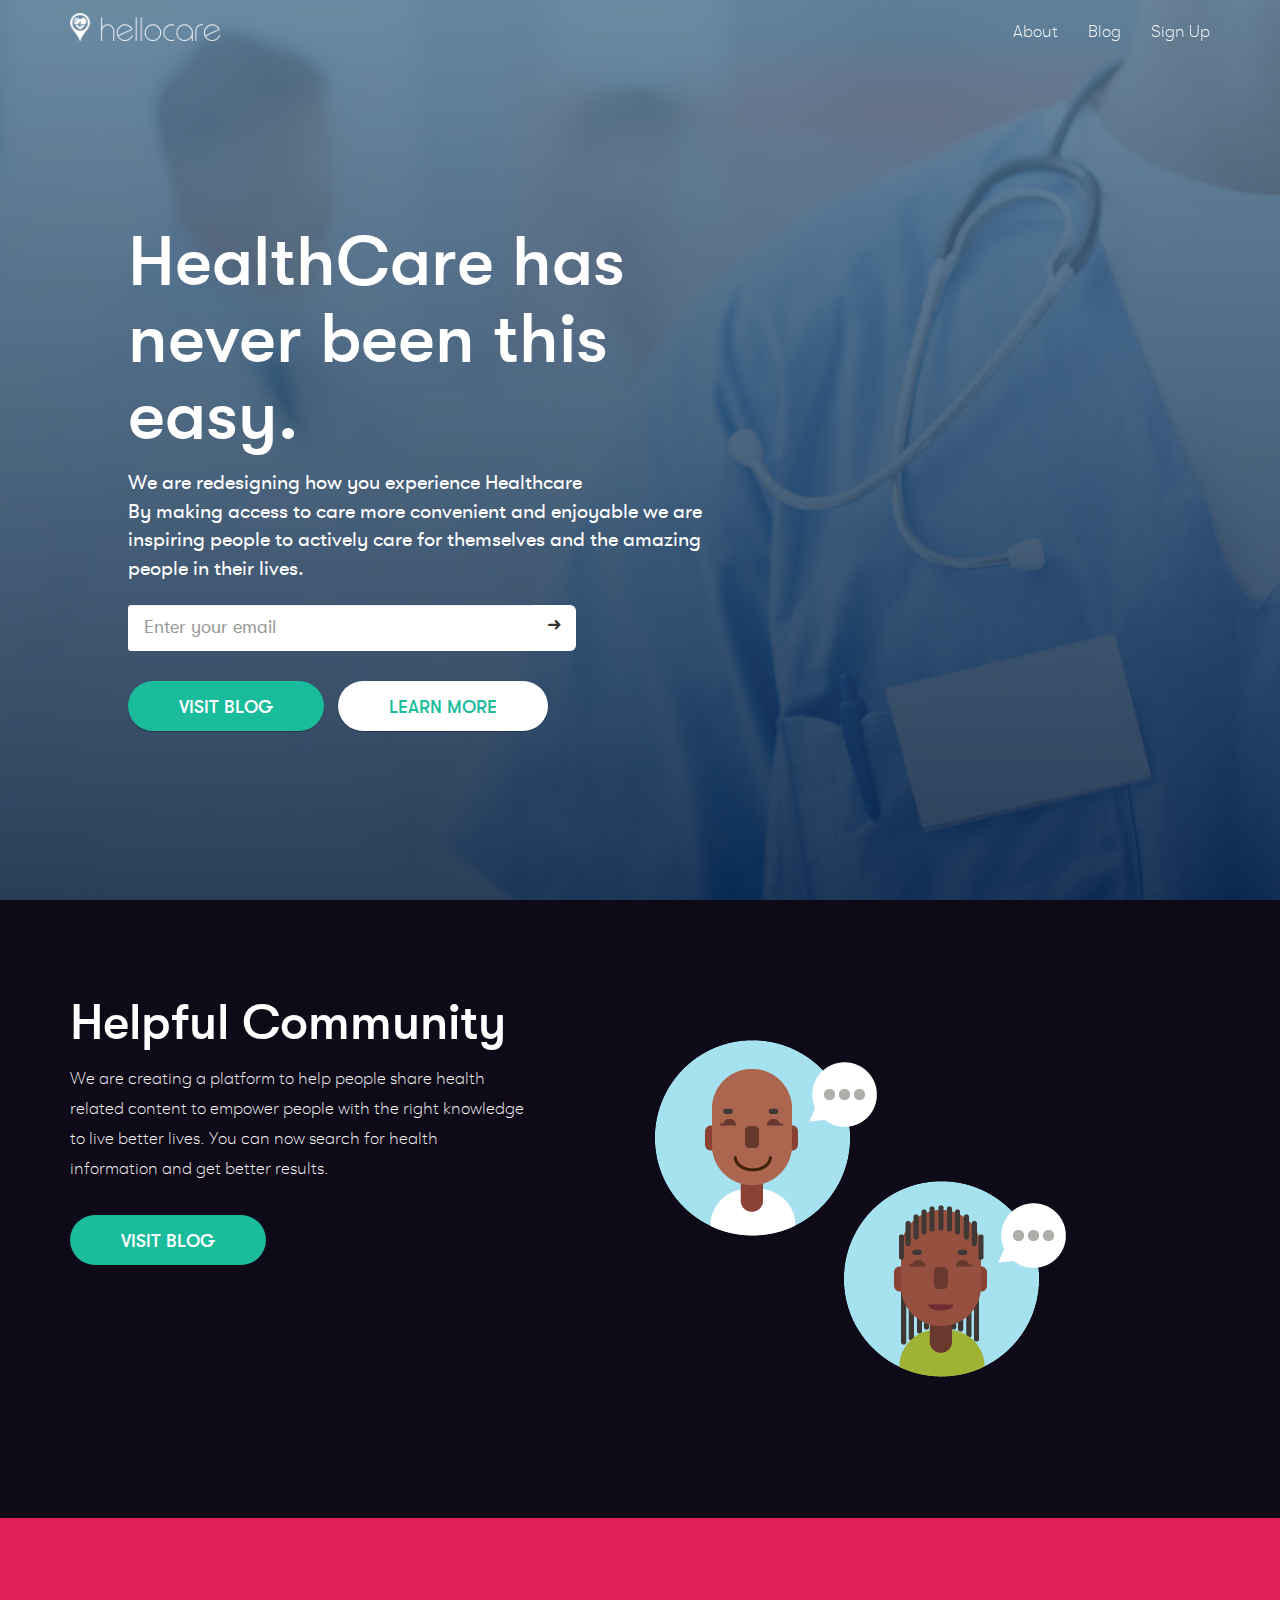
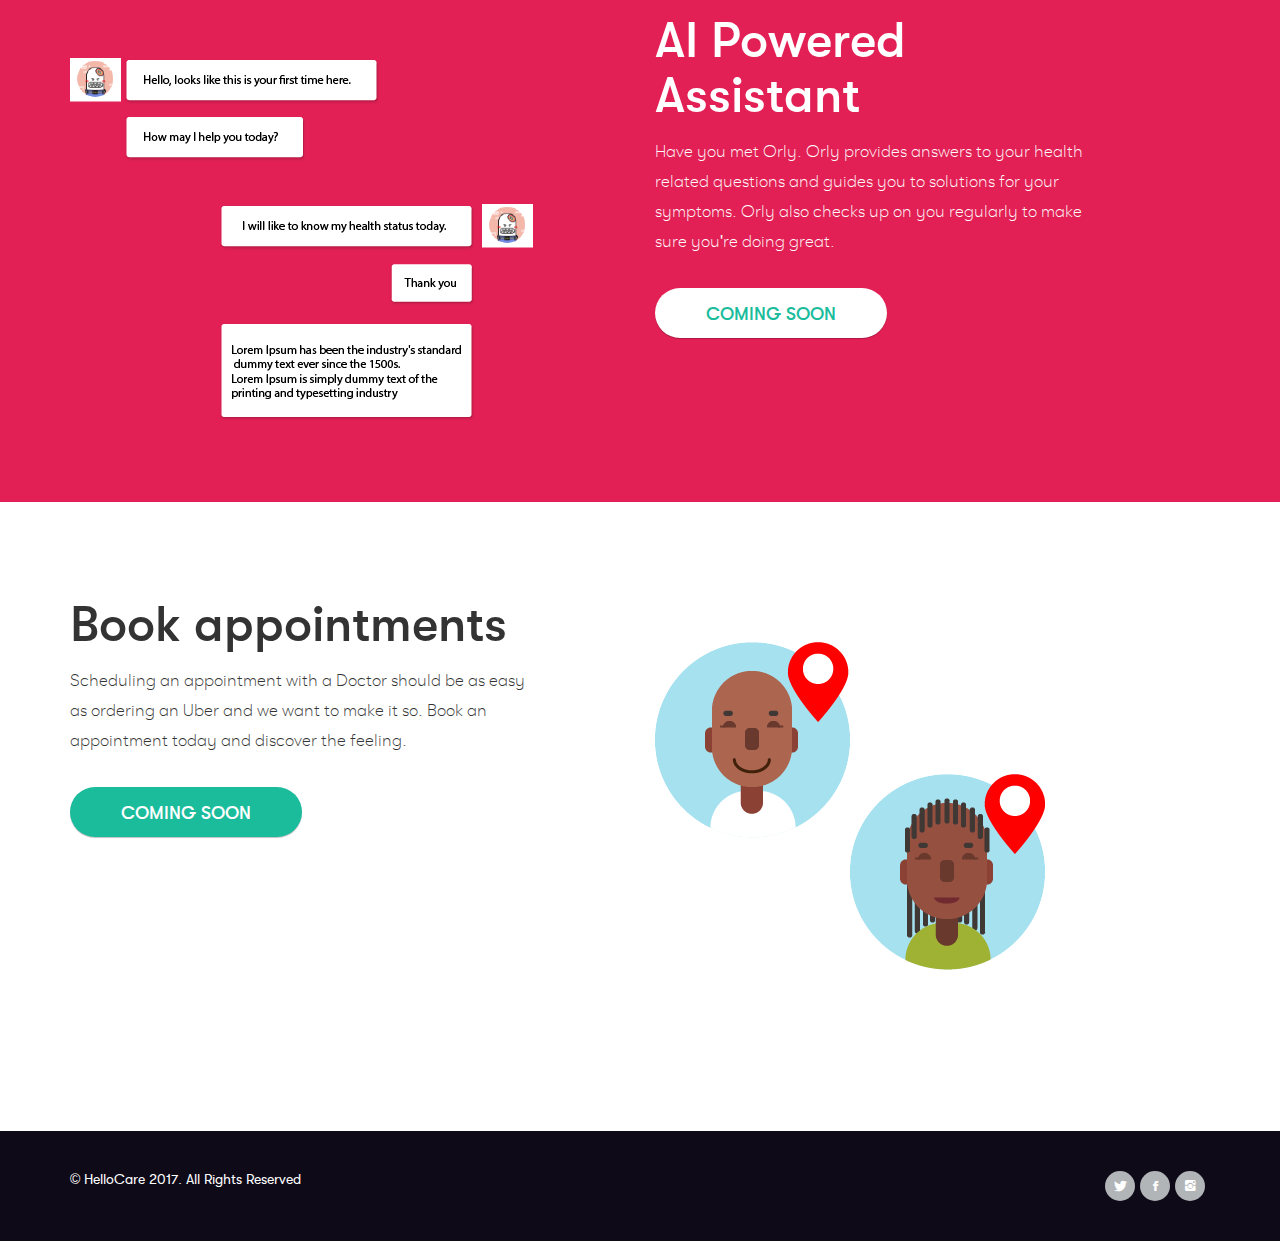
<file: index.html>
<!DOCTYPE html>
<html lang="en">
<head>
    <meta name="description" content="HelloCare is an online healthcare platform">
    <meta name="keywords" content="Healthcare, care, health, medicine, healthcare, hospital, doctor">
    <meta name="viewport" content="width=device-width, initial-scale=1.0">
    <meta charset="UTF-8">
    <meta http-equiv="X-UA-COMPATIBLE" content="IE=Edge">
    <title>HelloCare | Welcome</title>

    <link rel="stylesheet" href="css/bootstrap.min.css">
    <link rel="stylesheet" href="css/animate.min.css">
    <link rel="stylesheet" href="css/ionicons.min.css">
    <link rel="stylesheet" href="css/fonts.css">
    <link rel="stylesheet" href="css/landing.css">
	
	<link rel="icon" type="image/jpg" href="img/logo.png" />
</head>
<body>
<header>
    <nav class="navbar navbar-default navbar-fixed-top" id="landing-page-navigation">
        <div class="container">
            <div class="navbar-header">
                <button type="button" class="navbar-toggle collapsed" data-toggle="collapse"
                        data-target="#navigation-bar"
                        aria-expanded="false">
                    <span class="sr-only">Toggle navigation</span>
                    <span class="icon-bar"></span>
                    <span class="icon-bar"></span>
                    <span class="icon-bar"></span>
                </button>
                <a class="navbar-brand" href="#"><img src="img/white-logo.png" id="app-logo"></a>
            </div>
            <div class="collapse navbar-collapse" id="navigation-bar">
                <ul class="nav navbar-nav navbar-right">
                    <li class="nav-link"><a href="#">About</a></li>
                    <li class="nav-link"><a href="blog_list.html">Blog</a></li>
                    <li class="nav-link"><a href="register_provider.html">Sign Up</a></li>
                </ul>
            </div>
        </div>
    </nav>

</header>
<main>
    <section class="landing-hero">
        <div class="hero-image"></div>
        <div class="hero-overlay"></div>
        <div class="hero-content">
            <div class="container"></div>
            <div class="h2 hero-headline">HealthCare has never been this easy.</div>
            <p class="hero-subheadline-text">
				We are redesigning how you experience Healthcare 
				<br>
				By making access to care more convenient and enjoyable we are inspiring people to actively care for themselves and the amazing people in their lives. 
			</p>

            <form class="landing-hero-form">
                <div class="input-group input-group-lg">
                    <input class="form-control" type="email" placeholder="Enter your email">
                    <span class="input-group-btn">
                        <button class="btn btn-default"><i class="icon ion-arrow-right-c"></i></button>
                    </span>
                </div>
            </form>
            <a class="btn landing-btn landing-btn-success landing-btn-lg hidden-xs" href="blog_list.html">Visit Blog</a>
            <a class="btn landing-btn landing-btn-default landing-btn-lg" href="#main-section">Learn More</a>
        </div>
    </section>

    <section class="features-section hidden-lg hidden-sm" id="main-section">
        <div class="container">
            <div class="row">
                <div class="col-xs-12 text-center">
                    <div class="h2 section-heading">
                        <span class="block first">
                            <span class="inline-block underlined">HealthCare</span> doesn't have to be <span
                                class="inline-block strike">complicated</span>
                        </span>
                        <span class="block second">
                            We made our's <span class="inline-block underlined">simple</span>
                        </span>
                    </div>
                </div>
            </div>
            <div class="row">
                <div class="col-sm-4">
                    <div class="blog-feature text-center">
                        <img src="img/doctor-icons.png" width="200px" alt="blog-image">

                        <div class="h3 feature-heading">Helpful Community</div>
                        <a href="#blog-feature-section" class="btn landing-btn landing-btn-success landing-btn-sm">Learn
                            More</a>
                    </div>
                </div>
				<br>
                <div class="col-sm-4">
                    <div class="chatbot-feature text-center">
                        <img src="img/chatbot.png" alt="chatbot-image" width="350px">

                        <div class="h3 feature-heading">AI Powered Assitant</div>
                        <a href="#chatbot-feature-section" class="btn landing-btn landing-btn-success landing-btn-sm">Learn
                            More</a>
                    </div>
                </div>
				<br>
                <div class="col-sm-4">
                    <div class="care-feature text-center">
                        <img src="img/doctor-location.png" width="148px" alt="care-image">

                        <div class="h3 feature-heading">Book appointments</div>						
                        <a href="#care-feature-section" class="btn landing-btn landing-btn-success landing-btn-sm">Learn
                            More</a>
                    </div>
                </div>
            </div>
        </div>
    </section>

    <section class="blog-feature-section">
        <div class="container">
            <div class="row"  id="blog-feature-section">
                <div class="col-sm-5">
                    <div class="h2 headline-text">Helpful Community</div>
                    <p class="subheadline-text">
						We are creating a platform to help people share health related content to empower people with the right knowledge to live better lives. You can now search for health information and get better results. 
					</p>
					                        <br>
                    <a href="blog_list.html" class="btn landing-btn landing-btn-success landing-btn-lg">visit blog</a>
                </div>
                <div class="col-sm-6 col-sm-offset-1 hidden-xs">
                    <img src="img/doctor-icons.png" alt="blog-image" style="margin-top: 60px">
                </div>

            </div>
        </div>
    </section>

    <section class="chatbot-feature-section" >
        <div class="container">
            <div class="row" id="chatbot-feature-section">
                <div class="col-sm-6 hidden-xs">
                    <img src="img/chatbot2.png" alt="chatbot-image" style="margin-top: 60px">
                </div>
                <div class="col-sm-5 col-xs-offset-0">
                    <div class="h2 headline-text">AI Powered Assistant</div>
                    <p class="subheadline-text">
						Have you met Orly? Orly provides answers to your health related questions and guides you to solutions for your symptoms. Orly also checks up on you regularly to make sure you're doing great! 
					</p>
					                        <br>
                    <a class="btn landing-btn landing-btn-default landing-btn-lg">coming soon</a>

                </div>
            </div>
        </div>
    </section>

    <section class="care-feature-section">
        <div class="container">
            <div class="row" id="care-feature-section">
                <div class="col-sm-5">
                    <div class="h2 headline-text">Book appointments</div>
                    <p class="subheadline-text">
						Scheduling an appointment with a Doctor should be as easy as ordering an Uber and we want to make it so. Book an appointment today and discover the feeling.
					</p>
					                        <br>
                    <a class="btn landing-btn landing-btn-success landing-btn-lg">coming soon</a>
                </div>
                <div class="col-sm-6 col-sm-offset-1 hidden-xs">
                    <img src="img/doctor-location2.png" alt="care-image" style="margin-top: 60px">
                </div>
            </div>
        </div>
    </section>

    <section class="get-started-section">
        <div class="container">
            <div class="get-started-container">
                <div class="h2 headline-text"></div>
                <p class="subheadline-text"></p>
                <a href="register_provider.html"></a>
            </div>
        </div>
    </section>
    	
</main>
<footer class="footer">
    <div class="container">
        <div class="pull-left">
            <p>&copy; HelloCare 2017. All Rights Reserved</p>
        </div>
        <div class="pull-right">
            <ul class="list-unstyled social-links">
                <li class="pull-left">
                    <a href="#" class="social" target="_blank">
                        <i class="icon ion-social-twitter"></i>
                    </a>
                </li>
                <li class="pull-left">
                    <a href="#" class="social">
                        <i class="icon ion-social-facebook"></i>
                    </a>
                </li>
                <li class="pull-left">
                    <a href="#" class="social" target="_blank">
                        <i class="icon ion-social-instagram"></i>
                    </a>
                </li>
            </ul>
        </div>
    </div>
</footer>
</body>
<script src="js/jquery.min.js"></script>
<script src="js/bootstrap.min.js"></script>
<script src="js/landing.js"></script>
</html>
</file>
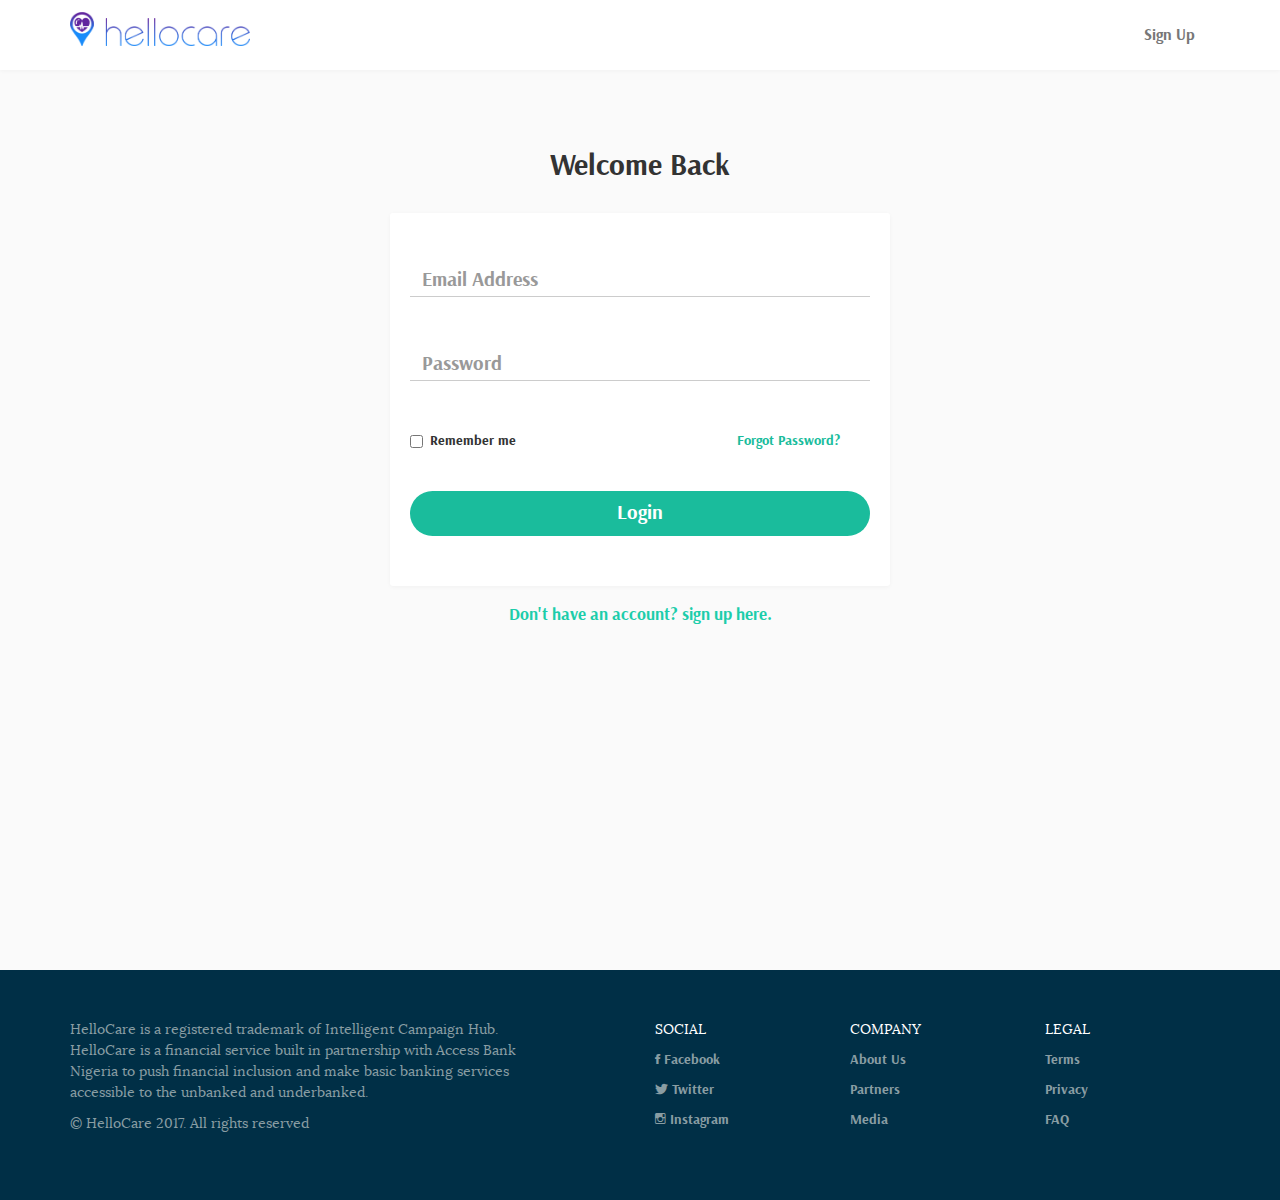
<file: login.html>
<!DOCTYPE html>
<html lang="en">
<head>
    <meta charset="UTF-8">
    <meta name="viewport" content="width=device-width initial-scale=1">
    <title>Login Page</title>
    <link rel="stylesheet" href="css/bootstrap.min.css">
    <link rel="stylesheet" href="css/animate.min.css">
    <link rel="stylesheet" href="css/ionicons.min.css">
    <link rel="stylesheet" href="css/pikaday.css">
    <link rel="stylesheet" href="css/intlTelInput.css">
    <link rel="stylesheet" href="css/style.css">
    <link rel="stylesheet" href="css/fonts.css">
	<link rel="icon" type="image/jpg" href="img/logo.png" />
</head>
<body>
<nav class="navbar navbar-default" id="login-nav">
    <div class="container">
        <div class="navbar-header">
            <button type="button" class="navbar-toggle collapsed" data-toggle="collapse" data-target="#navbar-collapse"
                    aria-expanded="false">
                <span class="sr-only">Menu</span>
                <span class="icon-bar"></span>
                <span class="icon-bar"></span>
                <span class="icon-bar"></span>
            </button>
            <a class="navbar-brand" href="/"><img src="img/blue-logo.png" class="app-logo blue"></a>
        </div>

        <div class="collapse navbar-collapse" id="navbar-collapse">
            <ul class="nav navbar-nav navbar-right login-nav-links">
                <li><a href="#">Sign Up</a></li>
            </ul>
        </div>
    </div>
</nav>
<main class="login-main-body">
    <div class="container">
        <div class="page-heading text-center">
            <div class="h2">Welcome Back</div>
        </div>
        <div class="form-container">
            <div class="row">
                <div class="col-xs-12">
                    <form>
                        <div class="login-form">
                            <div class="row">
                                <div class="col-xs-12">
                                    <div class="form-group">
                                        <input class="form-control" type="email" placeholder="Email Address">
                                    </div>
                                </div>
                            </div>
                            <div class="row">
                                <div class="col-xs-12">
                                    <div class="form-group">
                                        <input class="form-control" type="password" placeholder="Password">
                                    </div>
                                </div>
                            </div>
                            <div class="row" id="remember-section">
                                <div class="col-sm-8 col-xs-12">
                                    <div class="checkbox">
                                        <label>
                                            <input type="checkbox"> Remember me
                                        </label>
                                    </div>
                                </div>
                                <div class="col-sm-4 col-xs-12 pull-right">
                                    <a class="forgot-password-link" href="#">Forgot Password?</a>
                                </div>
                            </div>
                            <input class="next-btn btn" type="submit" value="Login">
                        </div>
                    </form>
                </div>
            </div>
        </div>
        <h4 class="text-center form-link">
            <a href="register_user.html">Don't have an account? sign up here.</a>
        </h4>
    </div>

</main>
<footer class="footer">
    <div class="container">
        <div class="row">
            <div class="col-md-5">
                <p class="footer-main-text">HelloCare is a registered trademark of Intelligent Campaign Hub.
                    HelloCare is a financial service built in partnership with Access Bank Nigeria to push financial
                    inclusion
                    and make basic banking services accessible to the unbanked and underbanked.</p>

                <p class="footer-main-text">&copy; HelloCare 2017. All rights reserved</p>
            </div>
            <div class="col-md-6 col-md-offset-1">
                <div class="row">
                    <div class="col-xs-4">
                        <ul class="list-unstyled">
                            <li class="text-uppercase">social</li>
                            <li>
                                <a href="#">
                                    <i class="icon ion-social-facebook"></i>
                                    <span>Facebook</span>
                                </a>
                            </li>
                            <li>
                                <a href="#">
                                    <i class="icon ion-social-twitter"></i>
                                    <span>Twitter</span>
                                </a>
                            </li>
                            <li>
                                <a href="#">
                                    <i class="fa ion-social-instagram-outline"></i>
                                    <span>Instagram</span>
                                </a>
                            </li>
                        </ul>

                    </div>
                    <div class="col-xs-4">
                        <ul class="list-unstyled">
                            <li class="text-uppercase">company</li>
                            <li>
                                <a href="#">
                                    <span>About Us</span>
                                </a>
                            </li>
                            <li>
                                <a href="#">
                                    <span>Partners</span>
                                </a>
                            </li>
                            <li>
                                <a href="#">
                                    <span>Media</span>
                                </a>
                            </li>
                        </ul>

                    </div>
                    <div class="col-xs-4">
                        <ul class="list-unstyled">
                            <li class="text-uppercase">legal</li>
                            <li>
                                <a href="#">
                                    <span>Terms</span>
                                </a>
                            </li>
                            <li>
                                <a href="#">
                                    <span>Privacy</span>
                                </a>
                            </li>
                            <li>
                                <a href="#">
                                    <span>FAQ</span>
                                </a>
                            </li>
                        </ul>

                    </div>
                </div>
            </div>
        </div>

    </div>
</footer>

<script src="js/jquery.min.js"></script>
<script src="js/bootstrap.min.js"></script>
<script src="js/pikaday.js"></script>
<script src="js/intlTelInput.min.js"></script>
<script src="js/register.js"></script>
<script src="js/image_upload.js"></script>
</body>
</html>
</file>
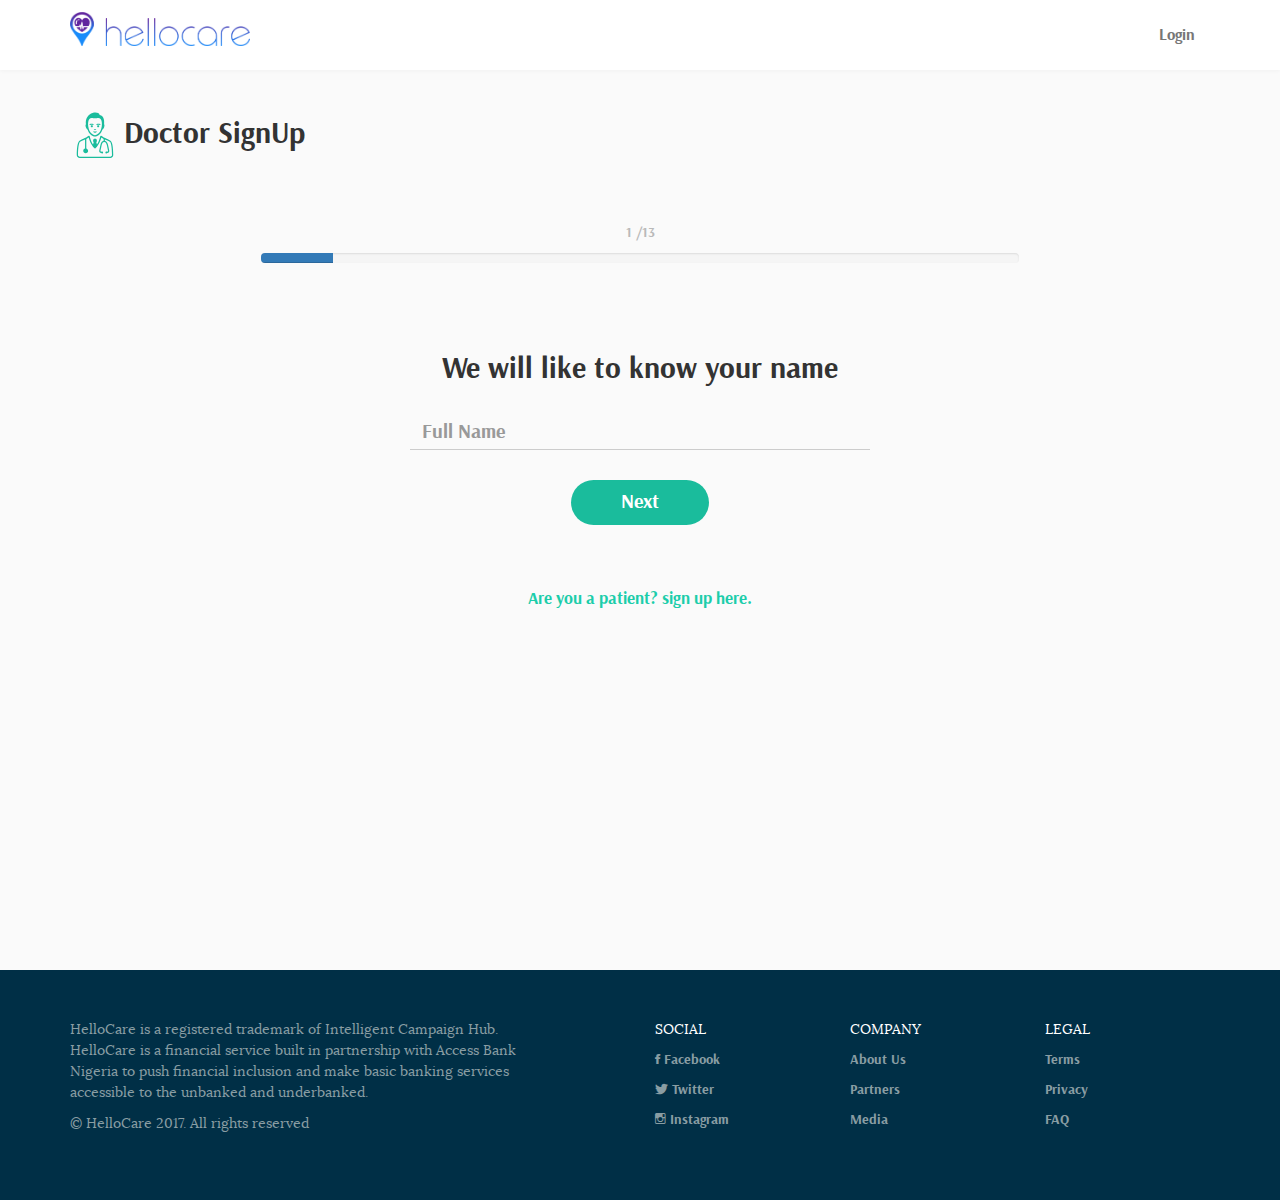
<file: register_provider.html>
<!DOCTYPE html>
<html lang="en">
<head>
    <meta charset="UTF-8">
    <meta name="viewport" content="width=device-width initial-scale=1">
    <title>Register Page</title>
    <link rel="stylesheet" href="css/bootstrap.min.css">
    <link rel="stylesheet" href="css/animate.min.css">
    <link rel="stylesheet" href="css/ionicons.min.css">
    <link rel="stylesheet" href="css/pikaday.css">
    <link rel="stylesheet" href="css/intlTelInput.css">
    <link rel="stylesheet" href="css/style.css">
    <link rel="stylesheet" href="css/fonts.css">
	<link rel="icon" type="image/jpg" href="img/logo.png" />
</head>
<body>
<nav class="navbar navbar-default" id="register-nav">
    <div class="container">
        <div class="navbar-header">
            <button type="button" class="navbar-toggle collapsed" data-toggle="collapse" data-target="#navbar-collapse"
                    aria-expanded="false">
                <span class="sr-only">Menu</span>
                <span class="icon-bar"></span>
                <span class="icon-bar"></span>
                <span class="icon-bar"></span>
            </button>
            <a class="navbar-brand" href="/"><img src="img/blue-logo.png" class="app-logo blue"></a>
        </div>

        <div class="collapse navbar-collapse" id="navbar-collapse">
            <ul class="nav navbar-nav navbar-right register-nav-links">
                <li><a href="#">Login</a></li>
            </ul>
        </div>
    </div>
</nav>
<main class="register-main-body">
    <div class="container">
        <div class="page-heading">
            <img src="img/doctor.svg" width="50px">
            <span>Doctor SignUp</span>
        </div>
        <div class="progress-indicator-container">
            <div class="row">
                <div class="col-xs-12">
                    <p class="text-center form-counter">
                        <span class="js-counter">0</span>
                        <span>/13</span>
                    </p>
                </div>
            </div>
            <div class="row">
                <div class="col-xs-12">
                    <div class="progress">
                        <div class="progress-bar js-progress-bar" style="width: 9.5%" aria-valuenow="7.6"
                             aria-valuemax="100" aria-valuemin="0">
                            <span class="sr-only">7.7%</span>
                        </div>
                    </div>
                </div>
            </div>
        </div>
        <div class="form-container">
            <div class="row">
                <div class="col-xs-12">
                    <form>
                        <fieldset class="js-fieldset">
                            <div class="form-group text-center">
                                <div class="h2 form-question">We will like to know your name</div>
                                <input class="form-control" type="text" placeholder="Full Name">

                                <div class="center-block">
                                    <button type="button" class="next-btn btn js-next-btn-provider">Next</button>
                                </div>
                            </div>
                        </fieldset>
                        <fieldset class="js-fieldset">
                            <div class="form-group text-center">
                                <div class="h2 form-question">Your email for getting informed</div>
                                <input class="form-control" type="email" placeholder="Email">

                                <div class="center-block">
                                    <button type="button" class="back-btn btn js-back-btn-provider">Back</button>
                                    <button type="button" class="next-btn btn js-next-btn-provider">Next</button>
                                </div>
                            </div>
                        </fieldset>
                        <fieldset class="js-fieldset">
                            <div class="form-group text-center">
                                <div class="h2 form-question">Your phone number when we need to reach you</div>
                                <input class="form-control" type="tel" placeholder="Phone Number" id="js-phone">

                                <div class="center-block" id="phone-btns">
                                    <button type="button" class="back-btn btn js-back-btn-provider">Back</button>
                                    <button type="button" class="next-btn btn js-next-btn-provider">Next</button>
                                </div>
                            </div>
                        </fieldset>
                        <fieldset class="js-fieldset">
                            <div class="form-group text-center">
                                <div class="h2 form-question">A password to secure your account</div>
                                <input class="form-control" type="password" placeholder="Password">

                                <div class="center-block">
                                    <button type="button" class="back-btn btn js-back-btn-provider">Back</button>
                                    <button type="button" class="next-btn btn js-next-btn-provider">Next</button>
                                </div>
                            </div>
                        </fieldset>
                        <fieldset class="js-fieldset">
                            <div class="form-group text-center">
                                <div class="h2 form-question">Please confirm this password</div>
                                <input class="form-control" type="password" placeholder="Confirm Password">

                                <div class="center-block">
                                    <button type="button" class="back-btn btn js-back-btn-provider">Back</button>
                                    <button type="button" class="next-btn btn js-next-btn-provider">Next</button>
                                </div>
                            </div>
                        </fieldset>
                        <fieldset class="js-fieldset">
                            <div class="form-group text-center">
                                <div class="h2 form-question">Which medical school did you attend?</div>
                                <input class="form-control" type="text" placeholder="School">

                                <div class="center-block">
                                    <button type="button" class="back-btn btn js-back-btn-provider">Back</button>
                                    <button type="button" class="next-btn btn js-next-btn-provider">Next</button>
                                </div>
                            </div>
                        </fieldset>
                        <fieldset class="js-fieldset">
                            <div class="form-group text-center">
                                <div class="h2 form-question">What year was your induction?</div>
                                <input class="form-control" type="text" placeholder="Induction Year">

                                <div class="center-block">
                                    <button type="button" class="back-btn btn js-back-btn-provider">Back</button>
                                    <button type="button" class="next-btn btn js-next-btn-provider">Next</button>
                                </div>
                            </div>
                        </fieldset>
                        <fieldset class="js-fieldset">
                            <div class="form-group text-center">
                                <div class="h2 form-question">What is your area of specialization?</div>
                                <input class="form-control" type="text" placeholder="Area of Specialization">

                                <div class="center-block">
                                    <button type="button" class="back-btn btn js-back-btn-provider">Back</button>
                                    <button type="button" class="next-btn btn js-next-btn-provider">Next</button>
                                </div>
                            </div>
                        </fieldset>
                        <fieldset class="js-fieldset">
                            <div class="form-group text-center">
                                <div class="h2 form-question">Where do you work?</div>
                                <input class="form-control" type="text" placeholder="Company Name">

                                <div class="center-block">
                                    <button type="button" class="back-btn btn js-back-btn-provider">Back</button>
                                    <button type="button" class="next-btn btn js-next-btn-provider">Next</button>
                                </div>
                            </div>
                        </fieldset>
                        <fieldset class="js-fieldset">
                            <div class="form-group text-center">
                                <div class="h2 form-question">Where is your company located?</div>
                                <input class="form-control" type="text" placeholder="Company Address">

                                <div class="center-block">
                                    <button type="button" class="back-btn btn js-back-btn-provider">Back</button>
                                    <button type="button" class="next-btn btn js-next-btn-provider">Next</button>
                                </div>
                            </div>
                        </fieldset>
                        <fieldset class="js-fieldset">
                            <div class="form-group text-center">
                                <div class="h2 form-question">Where do you live?</div>
                                <input class="form-control" type="text" placeholder="Your Address">

                                <div class="center-block">
                                    <button type="button" class="back-btn btn js-back-btn-provider">Back</button>
                                    <button type="button" class="next-btn btn js-next-btn-provider">Next</button>
                                </div>
                            </div>
                        </fieldset>

                        <!--Please use the tagit plugin for this-->
                        <fieldset class="js-fieldset">
                            <div class="form-group text-center">
                                <div class="h2 form-question">What are the subjects/topics that interest you?</div>
                                <input class="form-control" type="text" placeholder="Your Interests">

                                <div class="center-block">
                                    <button type="button" class="back-btn btn js-back-btn-provider">Back</button>
                                    <button type="button" class="next-btn btn js-next-btn-provider">Next</button>
                                </div>
                            </div>
                        </fieldset>
                        <fieldset class="js-fieldset">
                            <div class="form-group text-center">
                                <div class="h2 form-question">Upload a background image for your profile page?</div>
                                <div class="center-block">
                                    <input type="file" accept="image/*" id="file-elem" style="display: none;">
                                    <a href="" id="file-btn" class=""><i class="icon ion-image"></i> Upload Photo</a>
                                </div>
                                <div class="center-block">
                                    <button type="button" class="back-btn btn js-back-btn-provider">Back</button>
                                    <button type="submit" class="next-btn btn">Finish</button>
                                </div>
                            </div>
                        </fieldset>
                    </form>
                </div>
            </div>
        </div>
        <h4 class="text-center form-link">
            <a href="register_user.html">Are you a patient? sign up here.</a>
        </h4>
    </div>

</main>

<footer class="footer">
    <div class="container">
        <div class="row">
            <div class="col-md-5">
                <p class="footer-main-text">HelloCare is a registered trademark of Intelligent Campaign Hub.
                    HelloCare is a financial service built in partnership with Access Bank Nigeria to push financial
                    inclusion
                    and make basic banking services accessible to the unbanked and underbanked.</p>

                <p class="footer-main-text">&copy; HelloCare 2017. All rights reserved</p>
            </div>
            <div class="col-md-6 col-md-offset-1">
                <div class="row">
                    <div class="col-xs-4">
                        <ul class="list-unstyled">
                            <li class="text-uppercase">social</li>
                            <li>
                                <a href="#">
                                    <i class="icon ion-social-facebook"></i>
                                    <span>Facebook</span>
                                </a>
                            </li>
                            <li>
                                <a href="#">
                                    <i class="icon ion-social-twitter"></i>
                                    <span>Twitter</span>
                                </a>
                            </li>
                            <li>
                                <a href="#">
                                    <i class="fa ion-social-instagram-outline"></i>
                                    <span>Instagram</span>
                                </a>
                            </li>
                        </ul>

                    </div>
                    <div class="col-xs-4">
                        <ul class="list-unstyled">
                            <li class="text-uppercase">company</li>
                            <li>
                                <a href="#">
                                    <span>About Us</span>
                                </a>
                            </li>
                            <li>
                                <a href="#">
                                    <span>Partners</span>
                                </a>
                            </li>
                            <li>
                                <a href="#">
                                    <span>Media</span>
                                </a>
                            </li>
                        </ul>

                    </div>
                    <div class="col-xs-4">
                        <ul class="list-unstyled">
                            <li class="text-uppercase">legal</li>
                            <li>
                                <a href="#">
                                    <span>Terms</span>
                                </a>
                            </li>
                            <li>
                                <a href="#">
                                    <span>Privacy</span>
                                </a>
                            </li>
                            <li>
                                <a href="#">
                                    <span>FAQ</span>
                                </a>
                            </li>
                        </ul>

                    </div>
                </div>
            </div>
        </div>

    </div>
</footer>
<script src="js/jquery.min.js"></script>
<script src="js/bootstrap.min.js"></script>
<script src="js/pikaday.js"></script>
<script src="js/intlTelInput.min.js"></script>
<script src="js/register.js"></script>
<script src="js/image_upload.js"></script>
</body>
</html>
</file>
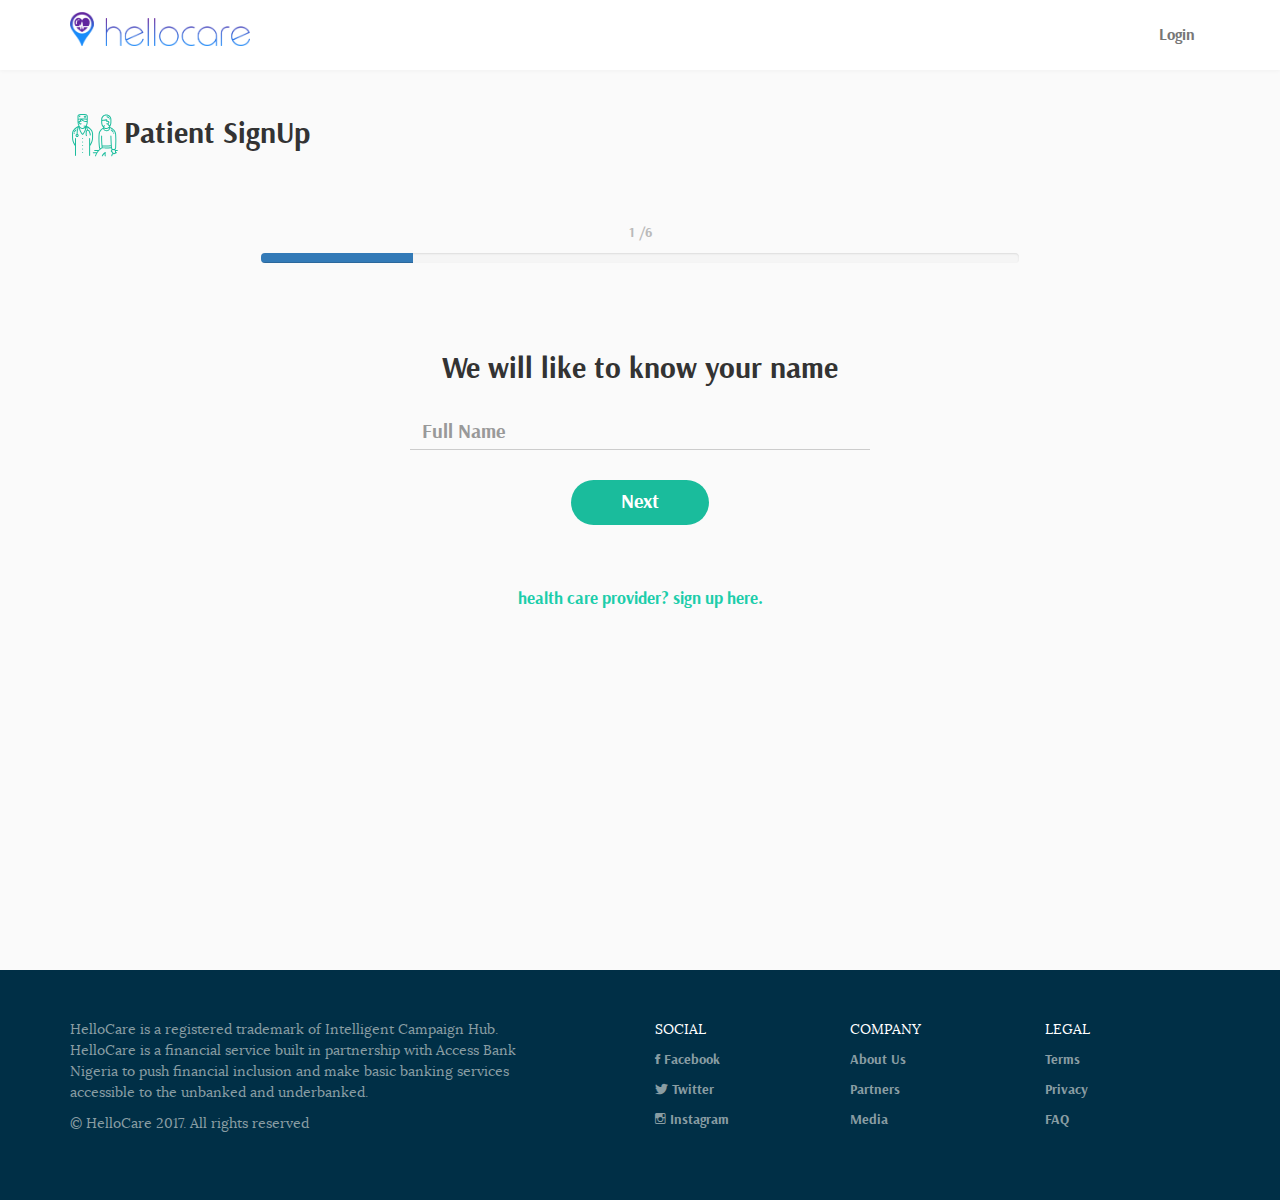
<file: register_user.html>
<!DOCTYPE html>
<html lang="en">
<head>
    <meta charset="UTF-8">
    <meta name="viewport" content="width=device-width initial-scale=1">
    <title>Register Page</title>
    <link rel="stylesheet" href="css/bootstrap.min.css">
    <link rel="stylesheet" href="css/animate.min.css">
    <link rel="stylesheet" href="css/ionicons.min.css">
    <link rel="stylesheet" href="css/pikaday.css">
    <link rel="stylesheet" href="css/intlTelInput.css">
    <link rel="stylesheet" href="css/style.css">
    <link rel="stylesheet" href="css/fonts.css">
	<link rel="icon" type="image/jpg" href="img/logo.png" />
</head>
<body>
<nav class="navbar navbar-default" id="register-nav">
    <div class="container">
        <div class="navbar-header">
            <button type="button" class="navbar-toggle collapsed" data-toggle="collapse" data-target="#navbar-collapse"
                    aria-expanded="false">
                <span class="sr-only">Menu</span>
                <span class="icon-bar"></span>
                <span class="icon-bar"></span>
                <span class="icon-bar"></span>
            </button>
            <a class="navbar-brand" href="/"><img src="img/blue-logo.png" class="app-logo blue"></a>
        </div>

        <div class="collapse navbar-collapse" id="navbar-collapse">
            <ul class="nav navbar-nav navbar-right register-nav-links">
                <li><a href="#">Login</a></li>
            </ul>
        </div>
    </div>
</nav>
<main class="register-main-body">
    <div class="container">
        <div class="page-heading">
            <img src="img/patient.svg" width="50px">
            <span>Patient SignUp</span>
        </div>
        <div class="progress-indicator-container">
            <div class="row">
                <div class="col-xs-12">
                    <p class="text-center form-counter">
                        <span class="js-counter">0</span>
                        <span>/6</span>
                    </p>
                </div>
            </div>
            <div class="row">
                <div class="col-xs-12">
                    <div class="progress">
                        <div class="progress-bar js-progress-bar" style="width: 20%" aria-valuenow="16.67"
                             aria-valuemax="100" aria-valuemin="0">
                            <span class="sr-only">0%</span>
                        </div>
                    </div>
                </div>
            </div>
        </div>
        <div class="form-container">
            <div class="row">
                <div class="col-xs-12">
                    <form>
                        <div class="register-form">
                            <fieldset class="js-fieldset">
                                <div class="form-group text-center">
                                    <div class="h2 form-question">We will like to know your name</div>
                                    <input class="form-control" type="text" placeholder="Full Name">

                                    <div class="center-block">
                                        <button type="button" class="next-btn btn js-next-btn-user">Next</button>
                                    </div>
                                </div>
                            </fieldset>
                            <fieldset class="js-fieldset">
                                <div class="form-group text-center">
                                    <div class="h2 form-question">Your email for getting informed</div>
                                    <input class="form-control" type="email" placeholder="Email">

                                    <div class="center-block">
                                        <button type="button" class="back-btn btn js-back-btn-user">Back</button>
                                        <button type="button" class="next-btn btn js-next-btn-user">Next</button>
                                    </div>
                                </div>
                            </fieldset>
                            <fieldset class="js-fieldset">
                                <div class="form-group text-center">
                                    <div class="h2 form-question">Your phone number when we need to reach you</div>
                                    <input class="form-control" type="tel" placeholder="Phone Number" id="js-phone">

                                    <div class="center-block" id="phone-btns">
                                        <button type="button" class="back-btn btn js-back-btn-user">Back</button>
                                        <button type="button" class="next-btn btn js-next-btn-user">Next</button>
                                    </div>
                                </div>
                            </fieldset>
                            <fieldset class="js-fieldset">
                                <div class="form-group text-center">
                                    <div class="h2 form-question">Upload a background image for your profile page?</div>
                                    <div class="center-block">
                                        <input type="file" accept="image/*" id="file-elem" style="display: none;">
                                        <a href="" id="file-btn" class=""><i class="icon ion-image"></i> Upload
                                            Photo</a>
                                    </div>
                                    <div class="center-block">
                                        <button type="button" class="back-btn btn js-back-btn-user">Back</button>
                                        <button type="button" class="next-btn btn js-next-btn-user">Next</button>
                                    </div>
                                </div>
                            </fieldset>
                            <fieldset class="js-fieldset">
                                <div class="form-group text-center">
                                    <div class="h2 form-question">A password to secure your account</div>
                                    <input class="form-control" type="password" placeholder="Password">

                                    <div class="center-block">
                                        <button type="button" class="back-btn btn js-back-btn-user">Back</button>
                                        <button type="button" class="next-btn btn js-next-btn-user">Next</button>
                                    </div>
                                </div>
                            </fieldset>
                            <fieldset class="js-fieldset">
                                <div class="form-group text-center">
                                    <div class="h2 form-question">Please confirm this password</div>
                                    <input class="form-control" type="password" placeholder="Confirm Password">

                                    <div class="center-block">
                                        <button type="button" class="back-btn btn js-back-btn-user">Back</button>
                                        <button type="button" class="next-btn btn" id="finish-btn">Finish</button>
                                    </div>
                                </div>
                            </fieldset>

                        </div>
                        <fieldset class="skip-profile text-center">
                            <div class="center-block">
                                <i class="icon ion-android-person-add"></i>

                                <div class="h2 form-question">To serve you better we will like to know a bit more</div>
                                <p>This will help to complete your profile</p>
                                <button type="button" class="next-btn btn" id="complete-profile-btn">Complete Profile
                                </button>
                                <button type="submit" class="back-btn btn">Skip</button>
                            </div>
                        </fieldset>

                        <div class="profile-form-container">
                            <fieldset class="profile-form">
                                <div class="row">
                                    <div class="col-xs-12 text-center">
                                        <div class="center-block">

                                            <i class="icon ion-android-person"></i>

                                            <div class="h2 form-question">Complete profile below</div>
                                        </div>
                                    </div>
                                </div>
                                <div class="row">
                                    <div class="col-sm-6">
                                        <div class="form-group">
                                            <input class="form-control" type="text" placeholder="Address">
                                        </div>
                                    </div>
                                    <div class="col-sm-6">
                                        <div class="form-group">
                                            <input class="form-control" type="text" placeholder="LGA">
                                        </div>

                                    </div>
                                </div>
                                <div class="row">
                                    <div class="col-sm-6">
                                        <div class="form-group">
                                            <input class="form-control" type="text" placeholder="State">
                                        </div>
                                    </div>
                                    <div class="col-sm-6">
                                        <div class="form-group">
                                            <input class="form-control" type="text" placeholder="Country">
                                        </div>
                                    </div>
                                </div>
                                <div class="row">
                                    <div class="col-sm-6">
                                        <div class="form-group">
                                            <input class="form-control" placeholder="Date of Birth" id="datepicker">
                                        </div>
                                    </div>
                                    <div class="col-sm-6">
                                        <div class="form-group">
                                            <select class="form-control">
                                                <option value="1">Male</option>
                                                <option value="2">Female</option>
                                            </select>
                                        </div>
                                    </div>
                                </div>
                                <div class="center-block">
                                    <button type="submit" class="next-btn btn text-capitalize">submit</button>
                                </div>
                            </fieldset>

                        </div>
                    </form>
                </div>
            </div>
        </div>
        <h4 class="text-center form-link">
            <a href="register_provider.html">health care provider? sign up here.</a>
        </h4>
    </div>

</main>
<footer class="footer">
    <div class="container">
        <div class="row">
            <div class="col-md-5">
                <p class="footer-main-text">HelloCare is a registered trademark of Intelligent Campaign Hub.
                    HelloCare is a financial service built in partnership with Access Bank Nigeria to push financial
                    inclusion
                    and make basic banking services accessible to the unbanked and underbanked.</p>

                <p class="footer-main-text">&copy; HelloCare 2017. All rights reserved</p>
            </div>
            <div class="col-md-6 col-md-offset-1">
                <div class="row">
                    <div class="col-xs-4">
                        <ul class="list-unstyled">
                            <li class="text-uppercase">social</li>
                            <li>
                                <a href="#">
                                    <i class="icon ion-social-facebook"></i>
                                    <span>Facebook</span>
                                </a>
                            </li>
                            <li>
                                <a href="#">
                                    <i class="icon ion-social-twitter"></i>
                                    <span>Twitter</span>
                                </a>
                            </li>
                            <li>
                                <a href="#">
                                    <i class="fa ion-social-instagram-outline"></i>
                                    <span>Instagram</span>
                                </a>
                            </li>
                        </ul>

                    </div>
                    <div class="col-xs-4">
                        <ul class="list-unstyled">
                            <li class="text-uppercase">company</li>
                            <li>
                                <a href="#">
                                    <span>About Us</span>
                                </a>
                            </li>
                            <li>
                                <a href="#">
                                    <span>Partners</span>
                                </a>
                            </li>
                            <li>
                                <a href="#">
                                    <span>Media</span>
                                </a>
                            </li>
                        </ul>

                    </div>
                    <div class="col-xs-4">
                        <ul class="list-unstyled">
                            <li class="text-uppercase">legal</li>
                            <li>
                                <a href="#">
                                    <span>Terms</span>
                                </a>
                            </li>
                            <li>
                                <a href="#">
                                    <span>Privacy</span>
                                </a>
                            </li>
                            <li>
                                <a href="#">
                                    <span>FAQ</span>
                                </a>
                            </li>
                        </ul>

                    </div>
                </div>
            </div>
        </div>

    </div>
</footer>

<script src="js/jquery.min.js"></script>
<script src="js/bootstrap.min.js"></script>
<script src="js/pikaday.js"></script>
<script src="js/intlTelInput.min.js"></script>
<script src="js/register.js"></script>
<script src="js/image_upload.js"></script>
</body>
</html>
</file>
<file: css/fonts.css>
@font-face {
    font-family: 'Lora';
    font-weight: 400;
    font-style: normal;
    src: url('../fonts/Lora-Regular.ttf') format('ttf');
    src: url('../fonts/lora-regular-webfont.woff') format('woff'), url('../fonts/lora-regular-webfont.woff2') format('woff2');
}

@font-face {
    font-family: 'Arsenal';
    font-weight: 700;
    font-style: normal;
    src: url('../fonts/Arsenal-Bold.ttf') format('ttf');
    src: url('../fonts/arsenal-bold-webfont.woff') format('woff'), url('../fonts/arsenal-bold-webfont.woff2') format('woff2');
}

@font-face {
    font-family: 'GT-Walsheim';
    font-weight: 300;
    font-style: normal;
    src: url('../fonts/gt-walsheim-pro-trial-thin-webfont.woff') format('woff');
}

@font-face {
    font-family: 'GT-Walsheim';
    font-weight: 400;
    font-style: normal;
    src: url('../fonts/gt-walsheim-pro-trial-regular-webfont.woff') format('woff');
}

@font-face {
    font-family: 'GT-Walsheim';
    font-weight: 500;
    font-style: normal;
    src: url('../fonts/gt-walsheim-pro-trial-medium-webfont.woff') format('woff');
}

@font-face {
    font-family: 'GT-Walsheim';
    font-weight: 700;
    font-style: normal;
    src: url('../fonts/gt-walsheim-pro-trial-ultra-bold-webfont.woff') format('woff');
}
</file>
<file: css/landing.css>
* {
    box-sizing: border-box;
}

html {
    min-height: 100%;
}

body {
    width: 100%;
    height: 100%;
    position: absolute;
    -webkit-font-smoothing: antialiased;
    -moz-osx-font-smoothing: grayscale;
    font-family: 'GT-Walsheim', sans-serif;
}

a,
a.btn,
button,
button.btn,
input,
input.btn,
a:focus,
a:hover,
a.btn:focus,
a.btn:hover,
button:focus,
button:hover,
button.btn:focus,
button.btn:hover,
input:focus,
input:hover,
input.btn:focus,
input.btn:hover {
    outline: none;
}

#app-logo {
    width: 150px;
    position: relative;
    bottom: 10px;
}

.block {
    display: block;
}

.inline {
    display: inline;
}

.inline-block {
    display: inline-block;
}

.landing-btn {
    width: auto;
    height: 50px;
    border-radius: 100px;
    box-shadow: 0 1px 0px rgba(0, 0, 0, 0.1), 0 1px 1px rgba(0, 0, 0, 0.15);
    font-weight: 500;
    text-align: center;
    text-transform: uppercase;
}

.landing-btn-lg {
    padding: 14px 50px;
    font-size: 18px;
}

.landing-btn-sm {
    padding: 7px 50px;
    font-size: 14px;
    height: auto;
}

.landing-btn-success {
    color: #fff;
    background: #1abc9c;
}

.landing-btn-success:hover,
.landing-btn-success:focus {
    color: #fff;
    text-decoration: none;
}

.landing-btn-default {
    color: #1abc9c;
    background: #fff;
}

.landing-btn-default:hover,
.landing-btn-default:focus {
    color: #1abc9c;
    text-decoration: none;
}

#landing-page-navigation {
    padding-top: 8px;
    padding-bottom: 8px;
    background: transparent;
    border: none;
}

.landing-hero {
    position: relative;
    height: 100vh;
    width: 100%;
}

.landing-hero .hero-image {
    position: absolute;
    top: 0;
    bottom: 0;
    left: 0;
    right: 0;
    z-index: 1;
    background-image: url('../img/doctor-banner.jpg');
    background-position: center center;
    background-size: cover;
    background-repeat: no-repeat;
}

.landing-hero .hero-overlay {
    position: absolute;
    top: 0;
    bottom: 0;
    left: 0;
    right: 0;
    z-index: 2;
    background-color: #09203f;
    background-image: -webkit-linear-gradient(to top, #09203f 0%, #537895 100%);
    background-image: linear-gradient(to top, #09203f 0%, #537895 100%);
    opacity: 0.85;
}

.landing-hero .hero-content {
    position: relative;
    top: 20%;
    z-index: 5;
    float: left;
    padding-top: 30px;
    padding-bottom: 60px;
    color: #fff;
}

@media (min-width: 320px) {
    .landing-hero .hero-content {
        left: 2%;
        width: 100%;
        top: 10%;
    }
}

@media (min-width: 768px) {
    .landing-hero .hero-content {
        left: 10%;
        width: 80%;
        top: 20%;
    }
}

@media (min-width: 1170px) {
    .landing-hero .hero-content {
        left: 10%;
        width: 50%;
        top: 20%;
    }
}

.landing-hero .hero-content .hero-headline {
    font-weight: 500;
}

@media (min-width: 320px) {
    .landing-hero .hero-content .hero-headline {
        font-size: 40px
    }
}

@media (min-width: 768px) {
    .landing-hero .hero-content .hero-headline {
        font-size: 70px
    }
}

@media (min-width: 1170px) {
    .landing-hero .hero-content .hero-headline {
        font-size: 70px
    }
}

.landing-hero .hero-content .hero-subheadline-text {
    font-weight: 400;
    font-size: 20px;
    width: 90%;
}

@media (min-width: 320px) {

    .landing-hero .hero-content .hero-subheadline-text {
        font-size: 14px;
    }
}

@media (min-width: 768px) {

    .landing-hero .hero-content .hero-subheadline-text {
        font-size: 20px;
    }
}

@media (min-width: 1170px) {

    .landing-hero .hero-content .hero-subheadline-text {
        font-size: 20px;
    }
}

.hero-content .landing-hero-form .input-group {
    margin-top: 20px;
    margin-bottom: 30px;
}

@media (min-width: 320px) {
    .hero-content .landing-hero-form .input-group {
        width: 90%;
    }
}

@media (min-width: 768px) {
    .hero-content .landing-hero-form .input-group {
        width: 70%;
    }
}

@media (min-width: 1170px) {
    .hero-content .landing-hero-form .input-group {
        width: 70%;
    }
}

#navigation-bar .nav-link a {
    font-size: 17px;
    font-weight: 300;
    color: #fff;
}
.landing-hero-form .form-control {
    border-radius: 3px;
    border: none;
}

.landing-hero-form .form-control:focus {
    box-shadow: none;
    outline: none;
    border: none;
}

.landing-hero-form .input-group-btn .btn-default {
    border: none;
}

.hero-content .landing-btn {
    margin-bottom: 10px;
}

.hero-content .landing-btn-default {
    margin-left: 10px;
}

.features-section {
    padding-top: 80px;
    padding-bottom: 80px;
}

.features-section .h2.section-heading {
    font-size: 50px;
    padding-bottom: 80px;
}

.features-section .section-heading .second {
    margin-top: 10px;
}

.section-heading .second .underlined {
    color: #1ccdaa;
}

.section-heading .first .underlined {
    color: #1ccdaa;
}

.section-heading .first .strike:after {
    content: '';
    position: relative;
    top: -30px;
    display: block;
    width: 100%;
    border: 3px solid red;
}

.features-section .feature-heading {
    color: #1ccdaa;
}

.features-section .subheadline-text {
    max-width: 300px;
    font-weight: 300;
    font-size: 17px;
    margin: 0 auto 10px;
}

.blog-feature-section,
.chatbot-feature-section,
.care-feature-section {
    padding-top: 80px;
    padding-bottom: 80px;
}

.blog-feature-section {
    background: #0e0a18;
    color: #fff;
}

.blog-feature-section .headline-text {
    font-size: 50px;
    font-weight: 500;
}

.blog-feature-section .subheadline-text {
    font-size: 17px;
    font-weight: 300;
    line-height: 30px;
}

.chatbot-feature-section {
    background: #e22055;
    color: #fff;
}

.chatbot-feature-section .headline-text {
    font-size: 50px;
    font-weight: 500;
}

.chatbot-feature-section .subheadline-text {
    font-size: 17px;
    font-weight: 300;
    line-height: 30px;
}

.care-feature-section .headline-text {
    font-size: 50px;
    font-weight: 500;
}

.care-feature-section .subheadline-text {
    font-size: 17px;
    font-weight: 300;
    line-height: 30px;
}

.footer {
    padding-top: 40px;
    padding-bottom: 40px;
    background: #0e0a18;
    color: #fff;
}

.footer .social-links li a.social {
    width: 30px;
    height: 30px;
    background: #b1b5b8;
    padding: 7px 9px;
    text-align: center;
    color: #fff;
    border-radius: 50%;
    display: inline-block;
    margin-right: 5px;
}
</file>
<file: css/pikaday.css>
@charset "UTF-8";

/*!
 * Pikaday
 * Copyright © 2014 David Bushell | BSD & MIT license | http://dbushell.com/
 */

.pika-single {
    z-index: 9999;
    display: block;
    position: relative;
    color: #333;
    background: #fff;
    border: 1px solid #ccc;
    border-bottom-color: #bbb;
    font-family: "Helvetica Neue", Helvetica, Arial, sans-serif;
}

/*
clear child float (pika-lendar), using the famous micro clearfix hack
http://nicolasgallagher.com/micro-clearfix-hack/
*/
.pika-single:before,
.pika-single:after {
    content: " ";
    display: table;
}
.pika-single:after { clear: both }
.pika-single { *zoom: 1 }

.pika-single.is-hidden {
    display: none;
}

.pika-single.is-bound {
    position: absolute;
    box-shadow: 0 5px 15px -5px rgba(0,0,0,.5);
}

.pika-lendar {
    float: left;
    width: 240px;
    margin: 8px;
}

.pika-title {
    position: relative;
    text-align: center;
}

.pika-label {
    display: inline-block;
    *display: inline;
    position: relative;
    z-index: 9999;
    overflow: hidden;
    margin: 0;
    padding: 5px 3px;
    font-size: 14px;
    line-height: 20px;
    font-weight: bold;
    background-color: #fff;
}
.pika-title select {
    cursor: pointer;
    position: absolute;
    z-index: 9998;
    margin: 0;
    left: 0;
    top: 5px;
    filter: alpha(opacity=0);
    opacity: 0;
}

.pika-prev,
.pika-next {
    display: block;
    cursor: pointer;
    position: relative;
    outline: none;
    border: 0;
    padding: 0;
    width: 20px;
    height: 30px;
    /* hide text using text-indent trick, using width value (it's enough) */
    text-indent: 20px;
    white-space: nowrap;
    overflow: hidden;
    background-color: transparent;
    background-position: center center;
    background-repeat: no-repeat;
    background-size: 75% 75%;
    opacity: .5;
    *position: absolute;
    *top: 0;
}

.pika-prev:hover,
.pika-next:hover {
    opacity: 1;
}

.pika-prev,
.is-rtl .pika-next {
    float: left;
    background-image: url('[data-uri]');
    *left: 0;
}

.pika-next,
.is-rtl .pika-prev {
    float: right;
    background-image: url('[data-uri]');
    *right: 0;
}

.pika-prev.is-disabled,
.pika-next.is-disabled {
    cursor: default;
    opacity: .2;
}

.pika-select {
    display: inline-block;
    *display: inline;
}

.pika-table {
    width: 100%;
    border-collapse: collapse;
    border-spacing: 0;
    border: 0;
}

.pika-table th,
.pika-table td {
    width: 14.285714285714286%;
    padding: 0;
}

.pika-table th {
    color: #999;
    font-size: 12px;
    line-height: 25px;
    font-weight: bold;
    text-align: center;
}

.pika-button {
    cursor: pointer;
    display: block;
    box-sizing: border-box;
    -moz-box-sizing: border-box;
    outline: none;
    border: 0;
    margin: 0;
    width: 100%;
    padding: 5px;
    color: #666;
    font-size: 12px;
    line-height: 15px;
    text-align: right;
    background: #f5f5f5;
}

.pika-week {
    font-size: 11px;
    color: #999;
}

.is-today .pika-button {
    color: #33aaff;
    font-weight: bold;
}

.is-selected .pika-button {
    color: #fff;
    font-weight: bold;
    background: #33aaff;
    box-shadow: inset 0 1px 3px #178fe5;
    border-radius: 3px;
}

.is-inrange .pika-button {
    background: #D5E9F7;
}

.is-startrange .pika-button {
    color: #fff;
    background: #6CB31D;
    box-shadow: none;
    border-radius: 3px;
}

.is-endrange .pika-button {
    color: #fff;
    background: #33aaff;
    box-shadow: none;
    border-radius: 3px;
}

.is-disabled .pika-button,
.is-outside-current-month .pika-button {
    pointer-events: none;
    cursor: default;
    color: #999;
    opacity: .3;
}

.pika-button:hover {
    color: #fff;
    background: #ff8000;
    box-shadow: none;
    border-radius: 3px;
}

/* styling for abbr */
.pika-table abbr {
    border-bottom: none;
    cursor: help;
}
</file>
<file: css/intlTelInput.css>
.intl-tel-input{position:relative;display:inline-block}.intl-tel-input *{box-sizing:border-box;-moz-box-sizing:border-box}.intl-tel-input .hide{display:none}.intl-tel-input .v-hide{visibility:hidden}.intl-tel-input input,.intl-tel-input input[type=text],.intl-tel-input input[type=tel]{position:relative;z-index:0;margin-top:0 !important;margin-bottom:0 !important;padding-right:36px;margin-right:0}.intl-tel-input .flag-container{position:absolute;top:0;bottom:0;right:0;padding:1px}.intl-tel-input .selected-flag{z-index:1;position:relative;width:36px;height:100%;padding:0 0 0 8px}.intl-tel-input .selected-flag .iti-flag{position:absolute;top:0;bottom:0;margin:auto}.intl-tel-input .selected-flag .iti-arrow{position:absolute;top:50%;margin-top:-2px;right:6px;width:0;height:0;border-left:3px solid transparent;border-right:3px solid transparent;border-top:4px solid #555}.intl-tel-input .selected-flag .iti-arrow.up{border-top:none;border-bottom:4px solid #555}.intl-tel-input .country-list{position:absolute;z-index:2;list-style:none;text-align:left;padding:0;margin:0 0 0 -1px;box-shadow:1px 1px 4px rgba(0,0,0,0.2);background-color:white;border:1px solid #CCC;white-space:nowrap;max-height:200px;overflow-y:scroll}.intl-tel-input .country-list.dropup{bottom:100%;margin-bottom:-1px}.intl-tel-input .country-list .flag-box{display:inline-block;width:20px}@media (max-width: 500px){.intl-tel-input .country-list{white-space:normal}}.intl-tel-input .country-list .divider{padding-bottom:5px;margin-bottom:5px;border-bottom:1px solid #CCC}.intl-tel-input .country-list .country{padding:5px 10px}.intl-tel-input .country-list .country .dial-code{color:#999}.intl-tel-input .country-list .country.highlight{background-color:rgba(0,0,0,0.05)}.intl-tel-input .country-list .flag-box,.intl-tel-input .country-list .country-name,.intl-tel-input .country-list .dial-code{vertical-align:middle}.intl-tel-input .country-list .flag-box,.intl-tel-input .country-list .country-name{margin-right:6px}.intl-tel-input.allow-dropdown input,.intl-tel-input.allow-dropdown input[type=text],.intl-tel-input.allow-dropdown input[type=tel],.intl-tel-input.separate-dial-code input,.intl-tel-input.separate-dial-code input[type=text],.intl-tel-input.separate-dial-code input[type=tel]{padding-right:6px;padding-left:52px;margin-left:0}.intl-tel-input.allow-dropdown .flag-container,.intl-tel-input.separate-dial-code .flag-container{right:auto;left:0}.intl-tel-input.allow-dropdown .selected-flag,.intl-tel-input.separate-dial-code .selected-flag{width:46px}.intl-tel-input.allow-dropdown .flag-container:hover{cursor:pointer}.intl-tel-input.allow-dropdown .flag-container:hover .selected-flag{background-color:rgba(0,0,0,0.05)}.intl-tel-input.allow-dropdown input[disabled]+.flag-container:hover,.intl-tel-input.allow-dropdown input[readonly]+.flag-container:hover{cursor:default}.intl-tel-input.allow-dropdown input[disabled]+.flag-container:hover .selected-flag,.intl-tel-input.allow-dropdown input[readonly]+.flag-container:hover .selected-flag{background-color:transparent}.intl-tel-input.separate-dial-code .selected-flag{background-color:rgba(0,0,0,0.05);display:table}.intl-tel-input.separate-dial-code .selected-dial-code{display:table-cell;vertical-align:middle;padding-left:28px}.intl-tel-input.separate-dial-code.iti-sdc-2 input,.intl-tel-input.separate-dial-code.iti-sdc-2 input[type=text],.intl-tel-input.separate-dial-code.iti-sdc-2 input[type=tel]{padding-left:66px}.intl-tel-input.separate-dial-code.iti-sdc-2 .selected-flag{width:60px}.intl-tel-input.separate-dial-code.allow-dropdown.iti-sdc-2 input,.intl-tel-input.separate-dial-code.allow-dropdown.iti-sdc-2 input[type=text],.intl-tel-input.separate-dial-code.allow-dropdown.iti-sdc-2 input[type=tel]{padding-left:76px}.intl-tel-input.separate-dial-code.allow-dropdown.iti-sdc-2 .selected-flag{width:70px}.intl-tel-input.separate-dial-code.iti-sdc-3 input,.intl-tel-input.separate-dial-code.iti-sdc-3 input[type=text],.intl-tel-input.separate-dial-code.iti-sdc-3 input[type=tel]{padding-left:74px}.intl-tel-input.separate-dial-code.iti-sdc-3 .selected-flag{width:68px}.intl-tel-input.separate-dial-code.allow-dropdown.iti-sdc-3 input,.intl-tel-input.separate-dial-code.allow-dropdown.iti-sdc-3 input[type=text],.intl-tel-input.separate-dial-code.allow-dropdown.iti-sdc-3 input[type=tel]{padding-left:84px}.intl-tel-input.separate-dial-code.allow-dropdown.iti-sdc-3 .selected-flag{width:78px}.intl-tel-input.separate-dial-code.iti-sdc-4 input,.intl-tel-input.separate-dial-code.iti-sdc-4 input[type=text],.intl-tel-input.separate-dial-code.iti-sdc-4 input[type=tel]{padding-left:82px}.intl-tel-input.separate-dial-code.iti-sdc-4 .selected-flag{width:76px}.intl-tel-input.separate-dial-code.allow-dropdown.iti-sdc-4 input,.intl-tel-input.separate-dial-code.allow-dropdown.iti-sdc-4 input[type=text],.intl-tel-input.separate-dial-code.allow-dropdown.iti-sdc-4 input[type=tel]{padding-left:92px}.intl-tel-input.separate-dial-code.allow-dropdown.iti-sdc-4 .selected-flag{width:86px}.intl-tel-input.separate-dial-code.iti-sdc-5 input,.intl-tel-input.separate-dial-code.iti-sdc-5 input[type=text],.intl-tel-input.separate-dial-code.iti-sdc-5 input[type=tel]{padding-left:90px}.intl-tel-input.separate-dial-code.iti-sdc-5 .selected-flag{width:84px}.intl-tel-input.separate-dial-code.allow-dropdown.iti-sdc-5 input,.intl-tel-input.separate-dial-code.allow-dropdown.iti-sdc-5 input[type=text],.intl-tel-input.separate-dial-code.allow-dropdown.iti-sdc-5 input[type=tel]{padding-left:100px}.intl-tel-input.separate-dial-code.allow-dropdown.iti-sdc-5 .selected-flag{width:94px}.intl-tel-input.iti-container{position:absolute;top:-1000px;left:-1000px;z-index:1060;padding:1px}.intl-tel-input.iti-container:hover{cursor:pointer}.iti-mobile .intl-tel-input.iti-container{top:30px;bottom:30px;left:30px;right:30px;position:fixed}.iti-mobile .intl-tel-input .country-list{max-height:100%;width:100%}.iti-mobile .intl-tel-input .country-list .country{padding:10px 10px;line-height:1.5em}.iti-flag{width:20px}.iti-flag.be{width:18px}.iti-flag.ch{width:15px}.iti-flag.mc{width:19px}.iti-flag.ne{width:18px}.iti-flag.np{width:13px}.iti-flag.va{width:15px}@media only screen and (-webkit-min-device-pixel-ratio: 2), only screen and (min--moz-device-pixel-ratio: 2), only screen and (-o-min-device-pixel-ratio: 2 / 1), only screen and (min-device-pixel-ratio: 2), only screen and (min-resolution: 192dpi), only screen and (min-resolution: 2dppx){.iti-flag{background-size:5630px 15px}}.iti-flag.ac{height:10px;background-position:0px 0px}.iti-flag.ad{height:14px;background-position:-22px 0px}.iti-flag.ae{height:10px;background-position:-44px 0px}.iti-flag.af{height:14px;background-position:-66px 0px}.iti-flag.ag{height:14px;background-position:-88px 0px}.iti-flag.ai{height:10px;background-position:-110px 0px}.iti-flag.al{height:15px;background-position:-132px 0px}.iti-flag.am{height:10px;background-position:-154px 0px}.iti-flag.ao{height:14px;background-position:-176px 0px}.iti-flag.aq{height:14px;background-position:-198px 0px}.iti-flag.ar{height:13px;background-position:-220px 0px}.iti-flag.as{height:10px;background-position:-242px 0px}.iti-flag.at{height:14px;background-position:-264px 0px}.iti-flag.au{height:10px;background-position:-286px 0px}.iti-flag.aw{height:14px;background-position:-308px 0px}.iti-flag.ax{height:13px;background-position:-330px 0px}.iti-flag.az{height:10px;background-position:-352px 0px}.iti-flag.ba{height:10px;background-position:-374px 0px}.iti-flag.bb{height:14px;background-position:-396px 0px}.iti-flag.bd{height:12px;background-position:-418px 0px}.iti-flag.be{height:15px;background-position:-440px 0px}.iti-flag.bf{height:14px;background-position:-460px 0px}.iti-flag.bg{height:12px;background-position:-482px 0px}.iti-flag.bh{height:12px;background-position:-504px 0px}.iti-flag.bi{height:12px;background-position:-526px 0px}.iti-flag.bj{height:14px;background-position:-548px 0px}.iti-flag.bl{height:14px;background-position:-570px 0px}.iti-flag.bm{height:10px;background-position:-592px 0px}.iti-flag.bn{height:10px;background-position:-614px 0px}.iti-flag.bo{height:14px;background-position:-636px 0px}.iti-flag.bq{height:14px;background-position:-658px 0px}.iti-flag.br{height:14px;background-position:-680px 0px}.iti-flag.bs{height:10px;background-position:-702px 0px}.iti-flag.bt{height:14px;background-position:-724px 0px}.iti-flag.bv{height:15px;background-position:-746px 0px}.iti-flag.bw{height:14px;background-position:-768px 0px}.iti-flag.by{height:10px;background-position:-790px 0px}.iti-flag.bz{height:14px;background-position:-812px 0px}.iti-flag.ca{height:10px;background-position:-834px 0px}.iti-flag.cc{height:10px;background-position:-856px 0px}.iti-flag.cd{height:15px;background-position:-878px 0px}.iti-flag.cf{height:14px;background-position:-900px 0px}.iti-flag.cg{height:14px;background-position:-922px 0px}.iti-flag.ch{height:15px;background-position:-944px 0px}.iti-flag.ci{height:14px;background-position:-961px 0px}.iti-flag.ck{height:10px;background-position:-983px 0px}.iti-flag.cl{height:14px;background-position:-1005px 0px}.iti-flag.cm{height:14px;background-position:-1027px 0px}.iti-flag.cn{height:14px;background-position:-1049px 0px}.iti-flag.co{height:14px;background-position:-1071px 0px}.iti-flag.cp{height:14px;background-position:-1093px 0px}.iti-flag.cr{height:12px;background-position:-1115px 0px}.iti-flag.cu{height:10px;background-position:-1137px 0px}.iti-flag.cv{height:12px;background-position:-1159px 0px}.iti-flag.cw{height:14px;background-position:-1181px 0px}.iti-flag.cx{height:10px;background-position:-1203px 0px}.iti-flag.cy{height:13px;background-position:-1225px 0px}.iti-flag.cz{height:14px;background-position:-1247px 0px}.iti-flag.de{height:12px;background-position:-1269px 0px}.iti-flag.dg{height:10px;background-position:-1291px 0px}.iti-flag.dj{height:14px;background-position:-1313px 0px}.iti-flag.dk{height:15px;background-position:-1335px 0px}.iti-flag.dm{height:10px;background-position:-1357px 0px}.iti-flag.do{height:13px;background-position:-1379px 0px}.iti-flag.dz{height:14px;background-position:-1401px 0px}.iti-flag.ea{height:14px;background-position:-1423px 0px}.iti-flag.ec{height:14px;background-position:-1445px 0px}.iti-flag.ee{height:13px;background-position:-1467px 0px}.iti-flag.eg{height:14px;background-position:-1489px 0px}.iti-flag.eh{height:10px;background-position:-1511px 0px}.iti-flag.er{height:10px;background-position:-1533px 0px}.iti-flag.es{height:14px;background-position:-1555px 0px}.iti-flag.et{height:10px;background-position:-1577px 0px}.iti-flag.eu{height:14px;background-position:-1599px 0px}.iti-flag.fi{height:12px;background-position:-1621px 0px}.iti-flag.fj{height:10px;background-position:-1643px 0px}.iti-flag.fk{height:10px;background-position:-1665px 0px}.iti-flag.fm{height:11px;background-position:-1687px 0px}.iti-flag.fo{height:15px;background-position:-1709px 0px}.iti-flag.fr{height:14px;background-position:-1731px 0px}.iti-flag.ga{height:15px;background-position:-1753px 0px}.iti-flag.gb{height:10px;background-position:-1775px 0px}.iti-flag.gd{height:12px;background-position:-1797px 0px}.iti-flag.ge{height:14px;background-position:-1819px 0px}.iti-flag.gf{height:14px;background-position:-1841px 0px}.iti-flag.gg{height:14px;background-position:-1863px 0px}.iti-flag.gh{height:14px;background-position:-1885px 0px}.iti-flag.gi{height:10px;background-position:-1907px 0px}.iti-flag.gl{height:14px;background-position:-1929px 0px}.iti-flag.gm{height:14px;background-position:-1951px 0px}.iti-flag.gn{height:14px;background-position:-1973px 0px}.iti-flag.gp{height:14px;background-position:-1995px 0px}.iti-flag.gq{height:14px;background-position:-2017px 0px}.iti-flag.gr{height:14px;background-position:-2039px 0px}.iti-flag.gs{height:10px;background-position:-2061px 0px}.iti-flag.gt{height:13px;background-position:-2083px 0px}.iti-flag.gu{height:11px;background-position:-2105px 0px}.iti-flag.gw{height:10px;background-position:-2127px 0px}.iti-flag.gy{height:12px;background-position:-2149px 0px}.iti-flag.hk{height:14px;background-position:-2171px 0px}.iti-flag.hm{height:10px;background-position:-2193px 0px}.iti-flag.hn{height:10px;background-position:-2215px 0px}.iti-flag.hr{height:10px;background-position:-2237px 0px}.iti-flag.ht{height:12px;background-position:-2259px 0px}.iti-flag.hu{height:10px;background-position:-2281px 0px}.iti-flag.ic{height:14px;background-position:-2303px 0px}.iti-flag.id{height:14px;background-position:-2325px 0px}.iti-flag.ie{height:10px;background-position:-2347px 0px}.iti-flag.il{height:15px;background-position:-2369px 0px}.iti-flag.im{height:10px;background-position:-2391px 0px}.iti-flag.in{height:14px;background-position:-2413px 0px}.iti-flag.io{height:10px;background-position:-2435px 0px}.iti-flag.iq{height:14px;background-position:-2457px 0px}.iti-flag.ir{height:12px;background-position:-2479px 0px}.iti-flag.is{height:15px;background-position:-2501px 0px}.iti-flag.it{height:14px;background-position:-2523px 0px}.iti-flag.je{height:12px;background-position:-2545px 0px}.iti-flag.jm{height:10px;background-position:-2567px 0px}.iti-flag.jo{height:10px;background-position:-2589px 0px}.iti-flag.jp{height:14px;background-position:-2611px 0px}.iti-flag.ke{height:14px;background-position:-2633px 0px}.iti-flag.kg{height:12px;background-position:-2655px 0px}.iti-flag.kh{height:13px;background-position:-2677px 0px}.iti-flag.ki{height:10px;background-position:-2699px 0px}.iti-flag.km{height:12px;background-position:-2721px 0px}.iti-flag.kn{height:14px;background-position:-2743px 0px}.iti-flag.kp{height:10px;background-position:-2765px 0px}.iti-flag.kr{height:14px;background-position:-2787px 0px}.iti-flag.kw{height:10px;background-position:-2809px 0px}.iti-flag.ky{height:10px;background-position:-2831px 0px}.iti-flag.kz{height:10px;background-position:-2853px 0px}.iti-flag.la{height:14px;background-position:-2875px 0px}.iti-flag.lb{height:14px;background-position:-2897px 0px}.iti-flag.lc{height:10px;background-position:-2919px 0px}.iti-flag.li{height:12px;background-position:-2941px 0px}.iti-flag.lk{height:10px;background-position:-2963px 0px}.iti-flag.lr{height:11px;background-position:-2985px 0px}.iti-flag.ls{height:14px;background-position:-3007px 0px}.iti-flag.lt{height:12px;background-position:-3029px 0px}.iti-flag.lu{height:12px;background-position:-3051px 0px}.iti-flag.lv{height:10px;background-position:-3073px 0px}.iti-flag.ly{height:10px;background-position:-3095px 0px}.iti-flag.ma{height:14px;background-position:-3117px 0px}.iti-flag.mc{height:15px;background-position:-3139px 0px}.iti-flag.md{height:10px;background-position:-3160px 0px}.iti-flag.me{height:10px;background-position:-3182px 0px}.iti-flag.mf{height:14px;background-position:-3204px 0px}.iti-flag.mg{height:14px;background-position:-3226px 0px}.iti-flag.mh{height:11px;background-position:-3248px 0px}.iti-flag.mk{height:10px;background-position:-3270px 0px}.iti-flag.ml{height:14px;background-position:-3292px 0px}.iti-flag.mm{height:14px;background-position:-3314px 0px}.iti-flag.mn{height:10px;background-position:-3336px 0px}.iti-flag.mo{height:14px;background-position:-3358px 0px}.iti-flag.mp{height:10px;background-position:-3380px 0px}.iti-flag.mq{height:14px;background-position:-3402px 0px}.iti-flag.mr{height:14px;background-position:-3424px 0px}.iti-flag.ms{height:10px;background-position:-3446px 0px}.iti-flag.mt{height:14px;background-position:-3468px 0px}.iti-flag.mu{height:14px;background-position:-3490px 0px}.iti-flag.mv{height:14px;background-position:-3512px 0px}.iti-flag.mw{height:14px;background-position:-3534px 0px}.iti-flag.mx{height:12px;background-position:-3556px 0px}.iti-flag.my{height:10px;background-position:-3578px 0px}.iti-flag.mz{height:14px;background-position:-3600px 0px}.iti-flag.na{height:14px;background-position:-3622px 0px}.iti-flag.nc{height:10px;background-position:-3644px 0px}.iti-flag.ne{height:15px;background-position:-3666px 0px}.iti-flag.nf{height:10px;background-position:-3686px 0px}.iti-flag.ng{height:10px;background-position:-3708px 0px}.iti-flag.ni{height:12px;background-position:-3730px 0px}.iti-flag.nl{height:14px;background-position:-3752px 0px}.iti-flag.no{height:15px;background-position:-3774px 0px}.iti-flag.np{height:15px;background-position:-3796px 0px}.iti-flag.nr{height:10px;background-position:-3811px 0px}.iti-flag.nu{height:10px;background-position:-3833px 0px}.iti-flag.nz{height:10px;background-position:-3855px 0px}.iti-flag.om{height:10px;background-position:-3877px 0px}.iti-flag.pa{height:14px;background-position:-3899px 0px}.iti-flag.pe{height:14px;background-position:-3921px 0px}.iti-flag.pf{height:14px;background-position:-3943px 0px}.iti-flag.pg{height:15px;background-position:-3965px 0px}.iti-flag.ph{height:10px;background-position:-3987px 0px}.iti-flag.pk{height:14px;background-position:-4009px 0px}.iti-flag.pl{height:13px;background-position:-4031px 0px}.iti-flag.pm{height:14px;background-position:-4053px 0px}.iti-flag.pn{height:10px;background-position:-4075px 0px}.iti-flag.pr{height:14px;background-position:-4097px 0px}.iti-flag.ps{height:10px;background-position:-4119px 0px}.iti-flag.pt{height:14px;background-position:-4141px 0px}.iti-flag.pw{height:13px;background-position:-4163px 0px}.iti-flag.py{height:11px;background-position:-4185px 0px}.iti-flag.qa{height:8px;background-position:-4207px 0px}.iti-flag.re{height:14px;background-position:-4229px 0px}.iti-flag.ro{height:14px;background-position:-4251px 0px}.iti-flag.rs{height:14px;background-position:-4273px 0px}.iti-flag.ru{height:14px;background-position:-4295px 0px}.iti-flag.rw{height:14px;background-position:-4317px 0px}.iti-flag.sa{height:14px;background-position:-4339px 0px}.iti-flag.sb{height:10px;background-position:-4361px 0px}.iti-flag.sc{height:10px;background-position:-4383px 0px}.iti-flag.sd{height:10px;background-position:-4405px 0px}.iti-flag.se{height:13px;background-position:-4427px 0px}.iti-flag.sg{height:14px;background-position:-4449px 0px}.iti-flag.sh{height:10px;background-position:-4471px 0px}.iti-flag.si{height:10px;background-position:-4493px 0px}.iti-flag.sj{height:15px;background-position:-4515px 0px}.iti-flag.sk{height:14px;background-position:-4537px 0px}.iti-flag.sl{height:14px;background-position:-4559px 0px}.iti-flag.sm{height:15px;background-position:-4581px 0px}.iti-flag.sn{height:14px;background-position:-4603px 0px}.iti-flag.so{height:14px;background-position:-4625px 0px}.iti-flag.sr{height:14px;background-position:-4647px 0px}.iti-flag.ss{height:10px;background-position:-4669px 0px}.iti-flag.st{height:10px;background-position:-4691px 0px}.iti-flag.sv{height:12px;background-position:-4713px 0px}.iti-flag.sx{height:14px;background-position:-4735px 0px}.iti-flag.sy{height:14px;background-position:-4757px 0px}.iti-flag.sz{height:14px;background-position:-4779px 0px}.iti-flag.ta{height:10px;background-position:-4801px 0px}.iti-flag.tc{height:10px;background-position:-4823px 0px}.iti-flag.td{height:14px;background-position:-4845px 0px}.iti-flag.tf{height:14px;background-position:-4867px 0px}.iti-flag.tg{height:13px;background-position:-4889px 0px}.iti-flag.th{height:14px;background-position:-4911px 0px}.iti-flag.tj{height:10px;background-position:-4933px 0px}.iti-flag.tk{height:10px;background-position:-4955px 0px}.iti-flag.tl{height:10px;background-position:-4977px 0px}.iti-flag.tm{height:14px;background-position:-4999px 0px}.iti-flag.tn{height:14px;background-position:-5021px 0px}.iti-flag.to{height:10px;background-position:-5043px 0px}.iti-flag.tr{height:14px;background-position:-5065px 0px}.iti-flag.tt{height:12px;background-position:-5087px 0px}.iti-flag.tv{height:10px;background-position:-5109px 0px}.iti-flag.tw{height:14px;background-position:-5131px 0px}.iti-flag.tz{height:14px;background-position:-5153px 0px}.iti-flag.ua{height:14px;background-position:-5175px 0px}.iti-flag.ug{height:14px;background-position:-5197px 0px}.iti-flag.um{height:11px;background-position:-5219px 0px}.iti-flag.us{height:11px;background-position:-5241px 0px}.iti-flag.uy{height:14px;background-position:-5263px 0px}.iti-flag.uz{height:10px;background-position:-5285px 0px}.iti-flag.va{height:15px;background-position:-5307px 0px}.iti-flag.vc{height:14px;background-position:-5324px 0px}.iti-flag.ve{height:14px;background-position:-5346px 0px}.iti-flag.vg{height:10px;background-position:-5368px 0px}.iti-flag.vi{height:14px;background-position:-5390px 0px}.iti-flag.vn{height:14px;background-position:-5412px 0px}.iti-flag.vu{height:12px;background-position:-5434px 0px}.iti-flag.wf{height:14px;background-position:-5456px 0px}.iti-flag.ws{height:10px;background-position:-5478px 0px}.iti-flag.xk{height:15px;background-position:-5500px 0px}.iti-flag.ye{height:14px;background-position:-5522px 0px}.iti-flag.yt{height:14px;background-position:-5544px 0px}.iti-flag.za{height:14px;background-position:-5566px 0px}.iti-flag.zm{height:14px;background-position:-5588px 0px}.iti-flag.zw{height:10px;background-position:-5610px 0px}.iti-flag{width:20px;height:15px;box-shadow:0px 0px 1px 0px #888;background-image:url("../img/flags.png");background-repeat:no-repeat;background-color:#DBDBDB;background-position:20px 0}@media only screen and (-webkit-min-device-pixel-ratio: 2), only screen and (min--moz-device-pixel-ratio: 2), only screen and (-o-min-device-pixel-ratio: 2 / 1), only screen and (min-device-pixel-ratio: 2), only screen and (min-resolution: 192dpi), only screen and (min-resolution: 2dppx){.iti-flag{background-image:url("../img/flags@2x.png")}}.iti-flag.np{background-color:transparent}
</file>
<file: css/style.css>
* {
    box-sizing: border-box;
}

html {
    min-height: 100%;
}

body {
    width: 100%;
    height: 100%;
    position: absolute;
    -webkit-font-smoothing: antialiased;
    -moz-osx-font-smoothing: grayscale;
}

body, p{
    font-family: 'Lora', serif;
}

a.transparent-btn,
a.blog-title,
button.transparent-btn,
input.transparent-btn,
a, label, input, button,
h1, .h1,
h2, .h2,
h3, .h3,
h4, .h4,
h5, .h5,
h6, .h6 {
    font-family: 'Arsenal', sans-serif;
}

button:focus,
a.transparent-btn:focus,
button.transparent-btn:focus {
    outline: none;
}

.no-padding {
    padding: 0;
}

#blog-navigation .navbar-toggle,
#blog-list-navigation .navbar-toggle,
#register-nav .navbar-toggle,
#login-nav .navbar-toggle {
    background: transparent;
    border: none;
}

#blog-list-navigation .navbar-toggle .icon-bar,
#blog-navigation .navbar-toggle .icon-bar,
#login-nav .navbar-toggle .icon-bar,
#register-nav .navbar-toggle .icon-bar{
    background-color: #1abc9c;
}

#blog-list-navigation .blog-list-nav-links #profile-link {
    padding: 0;
}

#app-logo {
    width: 150px;
    position: relative;
    bottom: 10px;
}

#white-logo, #blue-logo {
    display: block;
}

#blog-navigation {
    margin-bottom: 0;
    background: transparent;
    border: none;
    border-radius: 0;
    -webkit-transition: background 0.4s ease;
    -moz-transition: background 0.4s ease;
    -o-transition: background 0.4s ease;
    transition: background 0.4s ease;
}

#blog-navigation .blog-nav-links #profile-link {
    padding: 8px;
}

#blog-navigation .blog-nav-links #blog-link {
    padding-top: 10px;
    opacity: 0.8;
    font-size: 16px;
    font-weight: 300;
}

#blog-navigation .blog-nav-links #blog-link:hover,
#blog-navigation .blog-list-nav-links #blog-link:focus {
    opacity: 1;
}

#blog-navigation .blog-nav-links .log-out-link {
    padding-top: 11px;
    font-weight: 300;
    font-size: 16px;
    opacity: 0.8;
}

#blog-navigation .blog-nav-links .log-out-link:hover {
    opacity: 1;
}

.blog-list-header #blog-list-navigation {
    background: #fff;
    box-shadow: 0 1px 4px rgba(0, 0, 0, .04);
    border: none;
    border-radius: 0;
    margin-bottom: 0;
    padding: 16px 0;
    border-bottom: 1px solid rgba(0, 0, 0, 0.04);
}

#blog-list-navigation .navbar-brand {
    margin-top: 8px;
}

#blog-list-navigation .form-group,
#blog-list-navigation .form-control {
    display: block;
    width: 100%;
}

#blog-list-navigation .inner-addon button {
    position: absolute;
    background: #1abc9c;
    width: auto;
    right: 5px;
    top: 8px;
    border-radius: 4px;
    border: 1px solid rgba(0, 0, 0, 0.09);
    padding: 3px 10px 2px;
    font-size: 18px;
    color: #fff;
}

#blog-list-navigation .inner-addon button:focus {
    outline: none;
    background: #1abc9c;
    color: #fff;
}

#blog-list-navigation .inner-addon input {
    padding-left: 10px;
    box-shadow: 0 1px 4px rgba(0, 0, 0, .04);
    border: 1px solid rgba(0, 0, 0, .09);
    border-radius: 3px;
    font-weight: 300;
    font-size: 18px;
    height: 48px;
}

#blog-list-navigation .blog-list-nav-links {
    margin-top: 8px;
}

#blog-list-navigation .blog-list-nav-links .log-out-link {
    padding: 16px;
    font-weight: 300;
    font-size: 16px;
}

#blog-list-navigation .blog-list-nav-links .log-out-link:hover {
    color: #1abc9c;
}

#blog-list-navigation .navbar-right .dropdown-menu {
    min-width: 120px;
}

#blog-list-navigation .navbar-right .dropdown-menu:before {
    display: block;
    content: '';
    position: absolute;
    width: 0;
    height: 0;
    border-left: 10px solid transparent;
    border-right: 10px solid transparent;
    border-bottom: 10px solid #fff;
    top: -9px;
    left: 20%;
    margin-left: 25px;

}

#profile-link {
    font-size: 16px;
    color: #1abc9c;
}

#sign-up-link {
    -webkit-transition: all linear 0.2s;
    -moz-transition: all linear 0.2s;
    -o-transition: all linear 0.2s;
    transition: all linear 0.2s;
    -webkit-transform: translateY(0);
    -moz-transform: translateY(0);
    -ms-transform: translateY(0);
    -o-transform: translateY(0);
    transform: translateY(0);
    font-size: 16px;
    font-family: 'Arsenal', sans-serif;
}

#sign-up-link:hover {
    background: #169e83;
    box-shadow: rgba(50, 50, 93, 0.109804) 0 4px 6px, rgba(0, 0, 0, 0.0784314) 0 1px 3px;
    -webkit-transform: translateY(-3px);
    -moz-transform: translateY(-3px);
    -ms-transform: translateY(-3px);
    -o-transform: translateY(-3px);
    transform: translateY(-3px);
}

.hero-leading-text {
    font-size: 12px;
    line-height: 14px;
    font-weight: 400;
    letter-spacing: 0.5px;
    color: rgba(255, 255, 255, 0.58);
}

.blog-hero {
    background: url("../img/img2.jpg") no-repeat center center / cover;
    width: 100%;
    min-height: 400px;
    position: relative;
}

.blog-hero-overlay {
    position: absolute;
    height: 100%;
    width: 100%;
    background: rgba(17, 18, 19, .6);
}

.blog-list-content {
    background: #fafafa;
    padding-top: 95px;
}

.blog-post {
    background: #fff;
    box-shadow: 0 1px 4px rgba(0, 0, 0, .04);
    border: 1px solid rgba(0, 0, 0, .09);
    border-radius: 3px;
    padding: 20px 20px 0;
}

.blog-post .panel-heading {
    padding: 0;
    border-bottom: none;
    background: none;
}

.blog-post .panel-body {
    padding: 0;
}

.blog-post-img-container {
    width: 100%;
    height: auto;
    -webkit-transition: opacity 200ms ease;
    transition: opacity 200ms ease;
    color: #323b40;
    text-decoration: none;
    display: inline-block;
    max-width: 100%;
}

.blog-post-img-container:hover {
    opacity: 0.85;
    color: #68767d;
}

.blog-post-img {
    width: 100%;
    position: relative;
    height: 190px;
    background: url("../img/img1.jpg") no-repeat 50% 50% /cover, #68767d;
}

.blog-thumbtext-container {
    padding: 10px 0;
}

.blog-tag {
    color: #5CD8BB;
    text-decoration: none;
    display: inline-block;
    font-size: 12px;
    font-weight: 500;
    line-height: 18px;
    opacity: 0.85;
    -webkit-transition: opacity 200ms ease, border-color 200ms ease, color 200ms ease;
    -moz-transition: opacity 200ms ease, border-color 200ms ease, color 200ms ease;
    -o-transition: opacity 200ms ease, border-color 200ms ease, color 200ms ease;
    transition: opacity 200ms ease, border-color 200ms ease, color 200ms ease;
}

.blog-tag:hover {
    color: #4baf97;
    text-decoration: none;
    border-bottom-style: solid;
    border-bottom-width: 1px;
    opacity: 1;
}

.blog-tag:focus {
    color: #4baf97;
    text-decoration: none;
}

.blog-post .author-name-container .author-name {
    color: #1abc9c;
    font-size: 14px;
    font-weight: 400;
}

.blog-thumb-date {
    display: inline-block;
    padding-bottom: 10px;
    color: rgba(26, 27, 31, .42);
    font-size: 12px;
    line-height: 1.5em;
    text-transform: uppercase;
    font-family: 'Arsenal', sans-serif;
}

.blog-title {
    display: block;
    font-size: 29px;
    margin-left: -1.81px;
    line-height: 1.04;
    letter-spacing: -.028em;
    padding-bottom: 10px;
    padding-top: 3px;
    color: #222;
    text-decoration: none;
    -webkit-transition: color 200ms ease;
    -moz-transition: color 200ms ease;
    -o-transition: color 200ms ease;
    transition: color 200ms ease;
}

.blog-title:hover,
.blog-title:focus {
    color: #4353ff;
    text-decoration: none;
}

.blog-summary {
    font-size: 14px;
    line-height: 1.5em;
    color: #888;
    font-weight: 400;
}

.load-more-container {
    padding-bottom: 60px;
}

.load-more-btn {
    margin: 0 auto;
    display: inline-block;
    height: 50px;
    padding: 2px 25px;
    border-radius: 3px;
    background-color: #4353ff;
    color: #fff;
    font-size: 15px;
    font-weight: 500;
    -webkit-transition: box-shadow 0.2s ease 0s, background-color 0.2s ease 0s, color 0.2s ease;
    -moz-transition: box-shadow 0.2s ease 0s, background-color 0.2s ease 0s, color 0.2s ease;
    -o-transition: box-shadow 0.2s ease 0s, background-color 0.2s ease 0s, color 0.2s ease;
    transition: box-shadow 0.2s ease 0s, background-color 0.2s ease 0s, color 0.2s ease;
}

.load-more-btn:hover,
.load-more-btn:focus {
    color: #fff;
    background: #4353ff;
    box-shadow: 0 7px 13px 0 rgba(0, 0, 0, .2);
}

.feature-blog-heading {
    font-size: 18px;
    color: #888;
    font-weight: 300;
    font-family: 'Arsenal', sans-serif;
}

.top-contributors-container .author-name {
    color: #1abc9c;
    font-size: 16px;
    padding-left: 5px;
}

.top-contributors-container .contributor {
    margin-bottom: 20px;
}

.contributor .padded-left {
    margin-left: 55px;
    position: relative;
    top: -15px;
}

.contributor .transparent-btn {
    margin-top: 5px;
    display: block;
    width: 40%;
    text-align: center;
    padding: 1px 15px;
}

.hero-leading-text .post-tag.blog-hero,
.hero-leading-text .divider,
.hero-leading-text .post-date {
    display: inline-block;
}

.hero-leading-text .post-tag {
    color: rgba(255, 255, 255, 0.9);
    text-decoration: none;
}

.hero-leading-text .post-tag:hover,
.hero-leading-text .post-tag:focus {
    color: rgba(255, 255, 255, 0.9);
    text-decoration: none;
}

.post-headline .h3 {
    font-size: 40px;
    font-weight: bold;
    letter-spacing: -1.12px;
    line-height: 41.6px;
}

.post-section {
    background: #f7f8fa;
    padding-bottom: 40px;
}

.author-details {
    margin-bottom: 40px;
}

.author-details:after {
    display: block;
    content: '';
    border-bottom: 1px solid #e3e5e6;
    padding-top: 10px;
}

.author-details .post-date {
    color: rgba(0, 0, 0, 0.44) !important;
    font-family: 'Arsenal', sans-serif;
}

.author-social-stats {
    color: rgba(0, 0, 0, 0.44) !important;
    font-size: 14px !important;
    margin-bottom: 0;
    font-family: 'Arsenal', sans-serif;
}

.author-details a:first-of-type {
    font-weight: 300;
    color: rgba(0, 0, 0, 0.8);
    font-size: 22px;
    line-height: 21px;
}

.author-details a:first-of-type:hover,
.author-details a:first-of-type:focus {
    color: rgba(0, 0, 0, 0.8);
    text-decoration: none;
}

.author-details .transparent-btn {
    margin-left: 10px;
    padding: 2px 15px;
}

.post-text-container {
    position: relative;
    background: #fff;
    border-radius: 4px;
    box-shadow: 0 0 0 1px rgba(0, 0, 0, .06);
    display: block;
    width: 750px;
    max-width: 100%;
    margin-top: -85px;
    margin-right: auto;
    margin-left: auto;
    margin-bottom: 60px;
    padding-top: 55px;
    padding-bottom: 46px;
}

.post-text-wrapper {
    display: block;
    width: 86%;
    margin-right: auto;
    margin-left: auto;
}

.post-text-wrapper p {
    color: #323b40;
    font-size: 20px;
    line-height: 1.6em;
    font-weight: 300;
}

.related-articles {
    margin: 0 auto;
}

.related-articles .h3 {
    font-weight: 300;
    font-size: 17px;
    line-height: 27px;
    padding: 20px 0;
}

.post-links {
    padding-left: 20px;
    position: relative;
    top: -8px;
    color: #5CD8BB;
}

.post-links:hover,
.post-links:focus {
    color: #4baf97;
    text-decoration: none;

}

.post-links .icon {
    font-size: 24px;
}

.post-links span {
    font-size: 20px;
    font-weight: 300;
    position: relative;
    top: -5px;
}

.tag-label {
    display: inline-block;
    color: #5CD8BB;
    border: 1px solid #5CD8BB;
    background: transparent;
    border-radius: 500px;
    font-weight: 300;
    font-size: 14px;
    padding: 4px 8px;
    margin-bottom: 8px;
    margin-right: 4px;
    -webkit-transition: color 200ms ease, border-color 200ms ease;
    -moz-transition: color 200ms ease, border-color 200ms ease;
    -o-transition: color 200ms ease, border-color 200ms ease;
    transition: color 200ms ease, border-color 200ms ease;
}

.tag-label:hover {
    color: #fff !important;
    border-color: #1abc9c;
    background: #1abc9c;

}

#post-author-container-bottom {
    padding: 40px 0;
}

#author-name {
    color: #333;
    font-size: 20px;
    line-height: 27px;
    font-weight: 300;
}

#author-name:hover {
    text-decoration: underline;
}

#author-bio {
    font-weight: 400;
    font-size: 17px;
    line-height: 27px;
}

#author-follow-btn {
    padding: 2px 15px;
}

.blog-divider {
    display: block;
    width: 61%;
    height: 1px;
    margin: 30px auto;
    background-color: rgba(50, 59, 64, .2);
}

.inner-addon {
    position: relative;
}

.inner-addon div {
    position: absolute;
    background: 0;
    width: 34px;
    height: 34px;
    left: 6px;
    bottom: 16px;
    border-radius: 4px;
    border: 0;
    padding: 10px;
    font-size: 18px;
    color: #5CD8BB;
}

/*.inner-addon .icon {
    position: absolute;
    background: 0;
    width: 34px;
    height: 34px;
    right: 6px;
    bottom: 4px;
    border-radius: 4px;
    border: 0;
    padding: 10px;
    font-size: 25px;
    color: #5CD8BB;
}*/

.inner-addon input {
    padding-left: 40px;
    box-shadow: 0 1px 4px rgba(0, 0, 0, .04);
    border: 1px solid rgba(0, 0, 0, .09);
    border-radius: 3px;
    height: 60px;
    font-weight: 300;
    font-size: 18px;
}

.comment-div {
    background: #fff;
    border-radius: 3px;
    margin-top: 20px;
    padding: 10px 20px;
    box-shadow: 0 1px 4px rgba(0, 0, 0, .04);
    border: 1px solid rgba(0, 0, 0, .09);
    max-width: 660px;
    width: 100%;
}

.commenter-name {
    display: inline-block;
    color: #5CD8BB;
    font-size: 16px;
    font-weight: 400;
    line-height: 20px;
}

.commenter-name:hover,
.commenter-name:focus {
    color: #4baf97;
}

.comment-time {
    display: inline-block;
    padding-left: 5px;
    padding-bottom: 10px;
    color: rgba(26, 27, 31, .42);
    font-size: 12px;
    line-height: 1.5em;
}

.comment-text {
    padding: 10px 0;
    font-size: 20px;
    line-height: 30px;
    font-weight: 300;
}

.comment-btn {
    margin: 0 auto;
    display: inline-block;
    height: 50px;
    padding: 2px 25px;
    border-radius: 3px;
    background-color: #1abc9c;
    color: #fff;
    font-size: 18px;
    font-weight: 400;
    -webkit-transition: box-shadow 0.2s ease 0s, background-color 0.2s ease 0s, color 0.2s ease;
    -moz-transition: box-shadow 0.2s ease 0s, background-color 0.2s ease 0s, color 0.2s ease;
    -o-transition: box-shadow 0.2s ease 0s, background-color 0.2s ease 0s, color 0.2s ease;
    transition: box-shadow 0.2s ease 0s, background-color 0.2s ease 0s, color 0.2s ease;

}

.comment-btn:hover,
.comment-btn:focus {
    color: #fff;
    background: #1abc9c;
    box-shadow: 0 7px 13px 0 rgba(0, 0, 0, .2);
    outline: none;
}

.top-btn {
    padding: 6px 16px;
    width: 50px;
    height: 50px;
    border-radius: 50% !important;
    background: #b0b5bc;
    color: #fff;
    position: fixed;
    right: 20px;
    z-index: 100;
    box-shadow: 0 2px 2px 0 rgba(0, 0, 0, 0.12);
    display: none;
    bottom: 20px;
}

.top-btn i {
    font-size: 30px;
}

.top-btn:hover,
.top-btn:focus {
    background: #600158;
    color: #fff;
    box-shadow: 0 7px 13px 0 rgba(0, 0, 0, .2);
    cursor: pointer;
}

.compose-post-btn {
    padding: 8px 15px;
    width: 50px;
    height: 50px;
    border-radius: 50% !important;
    background: #1abc9c;
    color: #fff;
    position: fixed;
    right: 20px;
    z-index: 100;
    box-shadow: 0 2px 2px 0 rgba(0, 0, 0, 0.12);
    display: none;
    bottom: 80px;

}

.compose-post-btn i {
    font-size: 27px;
}

.compose-post-btn:hover,
.compose-post-btn:focus {
    background: #18a388;
    color: #fff;
    box-shadow: 0 7px 13px 0 rgba(0, 0, 0, .2);
    cursor: pointer;
}

.footer {
    background: #002f46;
    padding: 50px 0;
}

.footer-main-text {
    color: #899da3;
    font-weight: 300;
    font-size: 1em;
    line-height: 1.5;
}

.footer ul li a {
    color: #899da3;
    display: block;
    padding: 0 10px 10px 0;
    font-size: 14px;
    opacity: 1;
    font-weight: bold;
    -webkit-transition: all 0.2s;
    -moz-transition: all 0.2s;
    -o-transition: all 0.2s;
    transition: all 0.2s;
}

.footer ul li a:hover {
    font-size: 16px;
    cursor: pointer;
    text-decoration: none;
}

.footer ul li a:focus {
    text-decoration: none;
}

.footer ul.list-unstyled li:first-of-type {
    color: #fff;
    padding-bottom: 10px;
}

.avatar {
    border-radius: 50%;
    display: inline-block;
    font-size: 1.4rem;
    font-weight: 300;
    height: 3.2rem;
    line-height: 1;
    margin: 0;
    position: relative;
    vertical-align: middle;
    width: 3.2rem;
}

.avatar.avatar-xs {
    font-size: .8rem;
    height: 1.6rem;
    width: 1.6rem;
}

.avatar.avatar-sm {
    font-size: 1rem;
    height: 2.4rem;
    width: 2.4rem;
}

.avatar.avatar-lg {
    font-size: 2rem;
    height: 4.8rem;
    width: 4.8rem;
}

.avatar.avatar-xl {
    font-size: 2.6rem;
    height: 8.4rem;
    width: 8.4rem;
}

.avatar img {
    border-radius: 50%;
    height: 100%;
    width: 100%;
}

.avatar .avatar-icon {
    background-color: #fff;
    bottom: -.2em;
    height: 50%;
    padding: 5%;
    position: absolute;
    right: -.2em;
    width: 50%;
}

.avatar[data-initial]::after {
    color: #fff;
    content: attr(data-initial);
    left: 50%;
    position: absolute;
    top: 50%;
    -webkit-transform: translate(-50%, -50%);
    transform: translate(-50%, -50%);
}

.popover-heading {
    font-size: 16px;
    font-weight: 500;
    font-family: 'Yantramanav', sans-serif;
    margin-top: 10px;
    margin-bottom: 0;
}

.popover-small-text {
    font-size: 14px !important;
    color: #888;
}

.popover-divider {
    margin-top: 0;
}

.popover-tags .tag-label {
    font-size: 10px !important;
    padding: 5px !important;
}

.sk-fading-circle {
    margin: 100px auto;
    width: 40px;
    height: 40px;
    position: relative;
}

.sk-fading-circle .sk-circle {
    width: 100%;
    height: 100%;
    position: absolute;
    left: 0;
    top: 0;
}

.sk-fading-circle .sk-circle:before {
    content: '';
    display: block;
    margin: 0 auto;
    width: 15%;
    height: 15%;
    background-color: #1abc9c;
    border-radius: 100%;
    -webkit-animation: sk-circleFadeDelay 1.2s infinite ease-in-out both;
    animation: sk-circleFadeDelay 1.2s infinite ease-in-out both;
}

.sk-fading-circle .sk-circle2 {
    -webkit-transform: rotate(30deg);
    -ms-transform: rotate(30deg);
    transform: rotate(30deg);
}

.sk-fading-circle .sk-circle3 {
    -webkit-transform: rotate(60deg);
    -ms-transform: rotate(60deg);
    transform: rotate(60deg);
}

.sk-fading-circle .sk-circle4 {
    -webkit-transform: rotate(90deg);
    -ms-transform: rotate(90deg);
    transform: rotate(90deg);
}

.sk-fading-circle .sk-circle5 {
    -webkit-transform: rotate(120deg);
    -ms-transform: rotate(120deg);
    transform: rotate(120deg);
}

.sk-fading-circle .sk-circle6 {
    -webkit-transform: rotate(150deg);
    -ms-transform: rotate(150deg);
    transform: rotate(150deg);
}

.sk-fading-circle .sk-circle7 {
    -webkit-transform: rotate(180deg);
    -ms-transform: rotate(180deg);
    transform: rotate(180deg);
}

.sk-fading-circle .sk-circle8 {
    -webkit-transform: rotate(210deg);
    -ms-transform: rotate(210deg);
    transform: rotate(210deg);
}

.sk-fading-circle .sk-circle9 {
    -webkit-transform: rotate(240deg);
    -ms-transform: rotate(240deg);
    transform: rotate(240deg);
}

.sk-fading-circle .sk-circle10 {
    -webkit-transform: rotate(270deg);
    -ms-transform: rotate(270deg);
    transform: rotate(270deg);
}

.sk-fading-circle .sk-circle11 {
    -webkit-transform: rotate(300deg);
    -ms-transform: rotate(300deg);
    transform: rotate(300deg);
}

.sk-fading-circle .sk-circle12 {
    -webkit-transform: rotate(330deg);
    -ms-transform: rotate(330deg);
    transform: rotate(330deg);
}

.sk-fading-circle .sk-circle2:before {
    -webkit-animation-delay: -1.1s;
    animation-delay: -1.1s;
}

.sk-fading-circle .sk-circle3:before {
    -webkit-animation-delay: -1s;
    animation-delay: -1s;
}

.sk-fading-circle .sk-circle4:before {
    -webkit-animation-delay: -0.9s;
    animation-delay: -0.9s;
}

.sk-fading-circle .sk-circle5:before {
    -webkit-animation-delay: -0.8s;
    animation-delay: -0.8s;
}

.sk-fading-circle .sk-circle6:before {
    -webkit-animation-delay: -0.7s;
    animation-delay: -0.7s;
}

.sk-fading-circle .sk-circle7:before {
    -webkit-animation-delay: -0.6s;
    animation-delay: -0.6s;
}

.sk-fading-circle .sk-circle8:before {
    -webkit-animation-delay: -0.5s;
    animation-delay: -0.5s;
}

.sk-fading-circle .sk-circle9:before {
    -webkit-animation-delay: -0.4s;
    animation-delay: -0.4s;
}

.sk-fading-circle .sk-circle10:before {
    -webkit-animation-delay: -0.3s;
    animation-delay: -0.3s;
}

.sk-fading-circle .sk-circle11:before {
    -webkit-animation-delay: -0.2s;
    animation-delay: -0.2s;
}

.sk-fading-circle .sk-circle12:before {
    -webkit-animation-delay: -0.1s;
    animation-delay: -0.1s;
}

@-webkit-keyframes sk-circleFadeDelay {
    0%, 39%, 100% {
        opacity: 0;
    }
    40% {
        opacity: 1;
    }
}

@keyframes sk-circleFadeDelay {
    0%, 39%, 100% {
        opacity: 0;
    }
    40% {
        opacity: 1;
    }
}

/*Login page style*/
.login-main-body {
    background: #fafafa;
    height: 100%;
}

#login-nav {
    background: #fff;
    box-shadow: 0 1px 4px rgba(0, 0, 0, .04);
    margin-bottom: 0;
    border-radius: 0;
    border: none;
    padding: 10px 0;
}

#login-nav .login-nav-links li a {
    font-weight: 300;
    font-size: 16px;
    text-transform: capitalize;
}

#login-nav .login-nav-links li a:hover {
    color: #1abc9c;
}

.login-main-body .form-container {
    background: #fff;
    padding: 50px 20px;
    border-radius: 3px;
    box-shadow: 0 1px 4px rgba(0, 0, 0, .04);
    margin-bottom: 20px;
}

.login-main-body .form-container .form-group .form-control {
    margin-bottom: 50px;
}

.login-main-body .form-container .next-btn {
    width: 100%;
}

.login-main-body .form-container #remember-section {
    margin-bottom: 30px;
}

.login-main-body .form-container .forgot-password-link {
    color: #1abc9c;
}

.login-main-body .form-container .checkbox {
    margin-top: 0;
}

.login-main-body .page-heading {
    margin-top: 80px;
}

.login-main-body .page-heading .h2 {
    margin-top: 0;
    margin-bottom: 0;
    font-weight: 300;
}

/*register page style*/
#register-nav {
    background: #fff;
    box-shadow: 0 1px 4px rgba(0, 0, 0, .04);
    margin-bottom: 0;
    border-radius: 0;
    border: none;
    padding: 10px 0;
}

#register-nav .register-nav-links li a {
    font-weight: 300;
    font-size: 16px;
    text-transform: capitalize;
}

#register-nav .register-nav-links li a:hover {
    color: #1abc9c;
}

.register-main-body {
    background: #fafafa;
    height: 100%;
}

.register-main-body .page-heading {
    margin-top: 40px;
}

.register-main-body .page-heading span {
    font-weight: 500;
    font-size: 30px;
    display: inline-block;
    font-family: 'Arsenal', sans-serif;
}

.progress-indicator-container {
    margin: 50px auto 0;
    width: 70%;
    padding: 0 20px 40px 20px;
}

.progress-indicator-container .form-counter {
    color: #b9b9b9;
}

.progress-indicator-container .form-counter span {
    font-family: 'Arsenal', sans-serif;
}

.progress-indicator-container .progress {
    height: 10px;
}

.form-container {
    margin: 30px auto 0;
    width: 500px;
    max-width: 100%;
    padding: 0 20px 40px 20px;
}

.form-question {
    margin-top: 0;
    margin-bottom: 30px;
    font-weight: 300;

}

.form-container .form-group .form-question, .form-question {
    margin-top: 0;
    margin-bottom: 30px;
    font-weight: 300;
}

.form-container .form-group .form-control {
    margin-top: 0;
    margin-bottom: 30px;
    background: transparent;
    border: none;
    box-shadow: none;
    border-bottom: 1px solid #ccc;
    border-radius: 0;
    font-size: 20px;
    font-weight: 300;
}

.form-container .form-group .form-control:focus {
    background: transparent;
    border: none;
    box-shadow: none;
    border-bottom: 2px solid #1abc9c;
    border-radius: 0;
}

.form-container fieldset:not(:first-of-type) {
    display: none;
    opacity: 0;
}

.form-container .next-btn {
    height: 45px;
    width: 30%;
    border-radius: 100px;
    font-size: 20px;
    font-weight: 400;
    background: #1abc9c;
    color: #fff;
}

.form-container .back-btn {
    height: 45px;
    width: 30%;
    border-radius: 100px;
    font-size: 20px;
    font-weight: 400;
    margin-right: 10px;
}

.form-container .next-btn:hover,
.form-container .next-btn:focus {
    box-shadow: 0 7px 13px 0 rgba(0, 0, 0, .2);
    outline: none;
}

.form-container .back-btn:hover,
.form-container .back-btn:focus {
    box-shadow: 0 7px 13px 0 rgba(0, 0, 0, .2);
    outline: none;
}

.profile-form-container {
    opacity: 0;
}

.profile-form {
    margin: 20% 0;
}

.skip-profile {
    opacity: 0;
}

.skip-profile .icon,
.profile-form .icon {
    font-size: 120px;
    color: #ddd;
}

.skip-profile .form-question {
    margin-top: 0;
    margin-bottom: 10px;
    font-weight: 300;
}

.skip-profile p {
    font-size: 16px;
    font-weight: 300;
}

.skip-profile .next-btn {
    width: 100%;
    margin-top: 10px;
}

.profile-form .next-btn {
    width: 100%;
    margin-top: 10px;
}

.skip-profile .back-btn {
    margin-right: 0;
    background: #dddddd;
    color: #333;
    margin-top: 20px;
}

#file-btn {
    margin-bottom: 20px;
    display: block;
    font-size: 16px;
    font-weight: 300;
    color: #1abc9c;
}

.iti-flag {
    background-image: url("../img/flags.png");
}

.form-link a {
    color: #1CCDAA !important;
    font-weight: 300;
    font-size: 17px;
}

.form-link a:hover {
    color: #17967a !important;
}

#phone-btns {
    margin-top: 30px;
}

/*Profile page style*/
.profile-hero {
    width: 100%;
    min-height: 400px;
    position: relative;
}

.profile-hero-overlay {
    position: absolute;
    height: 100%;
    width: 100%;
    background: rgba(17, 18, 19, .6);
}

.user-social-stats .list-unstyled {
    display: inline-block;
}

.user-details {
    position: relative;
    top: -45px;
}

.user-details:after {
    display: block;
    content: '';
    border-right: 1px solid #ddd;
}

.user-details .user-location {
    font-weight: 300;
}

.user-details .user-name {
    font-weight: 400;
}

.user-details .h3.title {
    margin-bottom: 20px;
    font-weight: 400;
}

.user-details .user-social-stats {
    color: #1abc9c;
}

.user-details .user-social-stats .list-unstyled li:last-of-type {
    padding-left: 30px;
}

.user-details .user-social-stats .list-unstyled li p:first-of-type {
    margin-bottom: 0;
    font-weight: bolder;
    font-size: 20px;
}

.user-details .user-bio p {
    font-weight: 300;
    font-size: 14px;
    line-height: 1.6em;
    color: #899da3;

}

.user-publications {
    margin-top: 20px;
}

.follow-btns {
    margin-top: 20px;
}

.transparent-btn {
    display: inline-block;
    color: #5CD8BB;
    border: 1px solid #5CD8BB;
    background: transparent;
    border-radius: 500px;
    font-weight: 300;
    font-size: 16px;
    padding: 5px 10px;
    margin-bottom: 10px;
    -webkit-transition: color 200ms ease, border-color 200ms ease;
    -moz-transition: color 200ms ease, border-color 200ms ease;
    -o-transition: color 200ms ease, border-color 200ms ease;
    transition: color 200ms ease, border-color 200ms ease;
}

.transparent-btn:hover,
.transparent-btn:focus {
    color: #fff !important;
    border-color: #1abc9c;
    background: #1abc9c;
    text-decoration: none;
    outline: none;
}

.publication-list .h3.title {
    margin-bottom: 20px;
    font-weight: 400;
}

.publication-list .h3.title:after {
    display: block;
    content: '';
    border-bottom: 1px solid #ddd;
    padding-bottom: 10px;
    width: 100%;
}

.user-profile-content {
    margin-bottom: 50px;
}

.user-bio-nav .nav-pills {
    padding-bottom: 0;
    margin-bottom: 20px;
}

.user-bio-nav .nav-pills li.active .bio-nav-links {
    background-color: transparent;
    color: #1abc9c;
    border-bottom: 1px solid #1abc9c;
}

.user-bio-nav .nav-pills .bio-nav-links {
    padding-top: 18px;
    padding-bottom: 18px;
    font-size: 24px;
    font-weight: 400;
    color: #222;
    border-right: 1px solid #ddd;
    border-radius: 0;
    transition: border-bottom 50ms ease;
}

.user-bio-nav .nav-pills #file-link {
    border-right: none;
}

.user-bio-nav .nav-pills .bio-nav-links:hover,
.user-bio-nav .nav-pills .bio-nav-links:focus,
.user-bio-nav .nav-pills .bio-nav-links:active {
    background: none;
    color: #1abc9c;
    border-bottom: 1px solid #1abc9c;
}

.user-details .transparent-btn {
    width: 50%;
    text-align: center;
    display: block;
}

#category-modal .modal-header .close {
    font-size: 30px;
    position: relative;
    top: -5px;
}

.category-choice {
    padding: 0 5px;
}

.category-checkbox {
    position: relative;
}

.category-checkbox:hover {
    cursor: pointer;
}

.category-checkbox .img-thumbnail {
    border: none;
    padding: 0;
    border-radius: 0;
}

.category-checkbox .img-thumbnail:hover {
    cursor: pointer;
}

.category-checkbox .category-name {
    position: absolute;
    bottom: 0;
    width: 100%;
    background: #333;
    color: #fff;
    padding: 5px 10px 10px;
}

.category-checkbox .category-name .h4 {
    margin: 0;
    font-weight: 300;
    font-size: 16px;
}

.add-category-btn {
    background: #1abc9c;
    font-weight: 300;
    font-size: 16px;
    color: #fff;
}

.add-category-btn:hover,
.add-category-btn:focus {
    background: #1CCDAA;
    color: #fff;
    outline: none;
}

.close-category-btn {
    font-weight: 300;
    font-size: 16px;
    margin-right: 10px;
}

.custom-checkbox {
    cursor: pointer;
    position: relative;
    display: block;
}

.checkbox-label input {
    position: absolute;
    z-index: -1;
    opacity: 0;
}

.custom-checkbox {
    position: absolute;
    top: 5px;
    left: 10px;
    width: 20px;
    height: 20px;
    border-radius: 50%;
    background: #e6e6e6;
}

.checkbox-label:hover input ~ .custom-checkbox,
.checkbox-label input:focus ~ .custom-checkbox {
    background: #ccc;
}

.checkbox-label input:checked ~ .custom-checkbox {
    background: #2aa10c;
}

.custom-checkbox:after {
    position: absolute;
    display: none;
    content: '';
}

.checkbox-label input:checked ~ .custom-checkbox:after {
    display: block;
}

.control-checkbox .custom-checkbox:after {
    top: 7px;
    left: 7px;
    width: 6px;
    height: 6px;
    border-radius: 50%;
    background: #fff;

}

.follow-btn {
    padding: 1px 8px;
    display: inline;
    margin-left: 8px;
    font-size: 14px;
    font-weight: 400;
}

#new-category {
    font-weight: 400;
}

.category-navbar {
    background: #fff;
    padding: 16px;
    -webkit-box-shadow: 0 1px 4px rgba(0, 0, 0, 0.04);
    -moz-box-shadow: 0 1px 4px rgba(0, 0, 0, 0.04);
    box-shadow: 0 1px 4px rgba(0, 0, 0, 0.04);
    position: fixed;
    z-index: 10;
    width: 100%;
    overflow-x: auto;
}

.blog-list {
    margin-top: 120px;
}

.category-nav-container {
    width: 100%;
    /*
        overflow-x: scroll;*/
}

.category-nav .transparent-btn {
    border-radius: 500px;
    padding: 5px 10px;
}

.category-nav .transparent-btn:hover,
.category-nav .transparent-btn:focus {
    background-color: #1abc9c !important;
}

.category-nav .category-link-container .category-link {
    color: #333;
}

.category-nav .category-link-container .category-link:focus,
.category-nav .category-link-container .category-link:hover {
    background: none;
    color: #1abc9c;
}

.mobile-search-btn {
    position: absolute;
    right: 60px;
    font-size: 25px;
    top: 25px;
    margin: 0;
    padding: 0;
    background: transparent;
    box-shadow: none;
    border: none;
}

.mobile-search-btn:focus,
.mobile-search-btn:hover,
.mobile-search-btn:active {
    outline: none;
    background: transparent;
    box-shadow: none;
    border: none;
}

.search-overlay {
    height: 0;
    width: 100%;
    position: fixed;
    z-index: 1000;
    top: 0;
    left: 0;
    right: 0;
    background: #fff;
    overflow: auto;
    -webkit-transition: height 0.5s ease-out;
    -moz-transition: height 0.5s ease-out;
    -o-transition: height 0.5s ease-out;
    transition: height 0.5s ease-out;
}

.show-search-overlay {
    height: 100%;
}

.search-overlay-content {
    position: relative;
    width: 100%;
    top: 20%;
}

.search-overlay-content .inner-addon input {
    padding-left: 20px;
}

.search-overlay-content .inner-addon button {
    position: absolute;
    background: #1abc9c;
    width: auto;
    right: 12px;
    top: 13px;
    border-radius: 4px;
    border: 1px solid rgba(0, 0, 0, 0.09);
    padding: 3px 10px 2px;
    font-size: 18px;
    color: #fff;
}

.search-overlay-content .inner-addon button:focus {
    outline: none;
    background: #1abc9c;
    color: #fff;
}

.category-choice-form {
    height: 100%;
}

.category-choice-container {
    height: 450px;
    overflow-y: scroll;
}

.hero {
    background-color: rgba(26,188,156,0.8);
    background-image: url("../img/icon-background.png");
    background-repeat: repeat;
    background-size: 1440px 600px;
    width: 100%;
    position: relative;
}

.hero .hero-content {
    width: 50%;
}

.hero-content .h2 {
    font-size: 90px;
    font-weight: 900;
    color: #fff;
}

.hero-content p {
    font-size: 20px;
    line-height: 30px;
    font-weight: 300;
    color: #1b222b;
}

@media (min-width: 320px) {


    #blog-list-navigation .blog-list-nav-links #profile-link {
        margin-right: 0;
    }

    .category-checkbox .category-name {
        height: 40%;
    }

    #blog-list-navigation .navbar-brand {
        margin-top: 0;
    }

    .post-text-wrapper .author-details .avatar.avatar-xl {
        width: 7.4rem;
        height: 7.4rem;
    }

    .inner-container {
        padding: 80px 0;
    }

    .blog-hero {
        min-height: 300px;
    }

    #blog-post-inner-container {
        padding: 70px 0;
    }

    #post-social-links {
        margin-top: 5px;
    }

    #blog-navigation {
        padding: 10px 0;
    }

    #blog-navigation .navbar-collapse.in {
        background: #fff;
    }

    #sign-up-link {
        background: none;
        color: #777;
        box-shadow: none;
        border-radius: 0;
        padding: 16px;
        font-weight: 300;
    }

    #sign-up-link:hover,
    #sign-up-link:focus {
        background: none;
        box-shadow: none;
    }

    #login-link {
        padding: 15px;
        color: #777;
        font-size: 16px;
        font-weight: 300;
    }

    #author-follow-btn {
        width: 50%;
    }

    .user-details .user-bio .h3.title:after {
        display: block;
        content: '';
        border-bottom: 1px solid #ddd;
        padding-bottom: 10px;
        width: 100%;
    }

    .user-details .user-interests .h3.title:after {
        display: block;
        content: '';
        border-bottom: 1px solid #ddd;
        padding-bottom: 10px;
        width: 100%;
    }

    .author-details .author-name {
        position: relative;
        top: 0;
        margin-top: 12px;
    }

    .blog-post .blog-post-summary {
        margin-left: 5px;
    }

    .blog-tag-nav {
        position: static;
    }

    #blog-list-navigation .navbar-form {
        width: auto;
        display: block;
    }

    .app-logo {
        width: 180px;
        position: relative;
    }

    .app-logo.blue {
        bottom: 13px;
    }

    .app-logo.white {
        bottom: 40px;
    }

    #white-logo, #blue-logo {
        bottom: 10px;
    }

    #blue-logo {
        right: 30px;
    }

    #blog-navigation .blog-nav-links #blog-link {
        color: #777;
    }

    #blog-navigation .blog-nav-links .log-out-link {
        color: #777;
    }

    #new-category {
        padding: 8px 16px;
        width: 100%;
    }

    .skip-profile {
        margin: 10% 0;
    }

    .blog-list-content .category-navbar {
        top: 80px;
    }

    .hero {
        height: 90vh;
    }

    .hero .hero-content {
        width: 100%;
        margin: 40% auto 0;
        text-align: center;
        float: none;
    }

    .hero-content .h2 {
        font-size: 50px;
    }

    .hero-image {
        display: none;
    }
}

@media (min-width: 768px) {


    #blog-list-navigation .blog-list-nav-links #profile-link {
        margin-right: 30px;
    }

    .category-checkbox .category-name {
        height: 20%;
    }

    #blog-list-navigation .navbar-brand {
        margin-top: 8px;
    }

    .post-text-wrapper .author-details .avatar.avatar-xl {
        width: 8.4rem;
        height: 8.4rem;
    }

    .inner-container {
        padding: 120px 0;
    }

    #blog-post-inner-container {
        padding: 120px 0;
    }

    #post-social-links {
        margin-top: 0;
    }

    .blog-hero {
        min-height: 450px;
    }

    #blog-navigation {
        padding: 20px 0;
    }

    #blog-navigation .navbar-collapse.in {
        background: none;
    }

    #sign-up-link {
        background: -webkit-gradient(linear, 50% 0%, 50% 100%, color-stop(0%, #1CCDAA), color-stop(100%, #1abc9c));
        background: -moz-linear-gradient(#1CCDAA, #1abc9c);
        background: -webkit-linear-gradient(#1CCDAA, #1abc9c);
        background: linear-gradient(#1CCDAA, #1abc9c);
        color: #fff;
        border-radius: 500px;
        padding: 10px 15px;
        font-weight: 300;
    }
    #sign-up-link:hover,
    #sign-up-link:focus {
        background: #169e83;
        box-shadow: rgba(50, 50, 93, 0.109804) 0 4px 6px, rgba(0, 0, 0, 0.0784314) 0 1px 3px;
        -webkit-transform: translateY(-3px);
        -moz-transform: translateY(-3px);
        -ms-transform: translateY(-3px);
        -o-transform: translateY(-3px);
        transform: translateY(-3px);
    }

    #login-link {
        padding: 10px 15px;
        color: #fff;
        font-size: 16px;
        font-weight: 300;
    }

    #author-follow-btn {
        width: 20%;
    }

    .user-details .user-social-stats .list-unstyled li:first-of-type {
        border-right: none;
        padding-right: 0;
    }

    .user-details .user-bio p {
        width: 100%;
    }

    .user-publications {
        border-left: 1px solid #ddd;
        padding-left: 20px;
        height: 100%;
    }

    .user-details .user-bio .h3.title:after {
        display: block;
        content: '';
        border-bottom: 1px solid #ddd;
        padding-bottom: 10px;
        width: 100%;
    }

    .user-details .user-interests .h3.title:after {
        display: block;
        content: '';
        border-bottom: 1px solid #ddd;
        padding-bottom: 10px;
        width: 100%;
    }

    .author-details .author-name {
        position: relative;
        top: 10px;
        margin-top: 0;
    }

    .blog-post .blog-post-summary {
        margin-left: 10px;
    }

    .blog-tag-nav {
        position: fixed;
    }

    #blog-list-navigation .navbar-form {
        width: 66%;
        display: block;
    }

    .app-logo {
        width: 180px;
        position: relative;
    }

    .app-logo.blue {
        bottom: 13px;
    }

    .app-logo.white {
        bottom: 40px;
    }

    #white-logo {
        bottom: 15px;
    }

    #blue-logo {
        bottom: 15px;
        left: inherit;
    }

    #blog-navigation .blog-nav-links #blog-link {
        color: #fff;
    }

    #blog-navigation .blog-nav-links .log-out-link {
        color: #fff;
    }

    #new-category {
        padding: 8px 16px;
    }

    .skip-profile {
        margin: 20% 0;
    }

    #blog-list-navigation .navbar-right .dropdown-menu {
        left: -36px;
    }

    .blog-list-content .category-navbar {
        top: 96px;
    }

    .hero {
        height: 60vh;
    }

    .hero .hero-content {
        width: 70%;
        margin: 30% auto 0;
        text-align: center;
        float: none;
    }

    .hero-content .h2 {
        font-size: 90px;
    }

    .hero-image {
        display: none;
    }
}

@media (min-width: 1170px) {

    #blog-list-navigation .blog-list-nav-links #profile-link {
        margin-right: 0;
    }

    .category-checkbox .category-name {
        height: 20%;
    }

    #blog-list-navigation .navbar-brand {
        margin-top: 8px;
    }

    .post-text-wrapper .author-details .avatar.avatar-xl {
        width: 8.4rem;
        height: 8.4rem;
    }

    .inner-container {
        padding: 120px 0;
    }

    #blog-post-inner-container {
        padding: 120px 0;
    }

    #post-social-links {
        margin-top: 0;
    }

    .blog-hero {
        min-height: 450px;
    }

    #blog-navigation {
        padding: 20px 0;
    }

    #blog-navigation .navbar-collapse.in {
        background: none;
    }

    #sign-up-link {
        background: -webkit-gradient(linear, 50% 0%, 50% 100%, color-stop(0%, #1CCDAA), color-stop(100%, #1abc9c));
        background: -moz-linear-gradient(#1CCDAA, #1abc9c);
        background: -webkit-linear-gradient(#1CCDAA, #1abc9c);
        background: linear-gradient(#1CCDAA, #1abc9c);
        color: #fff;
        border-radius: 500px;
        padding: 10px 15px;
        font-weight: 300;
    }
    #sign-up-link:hover,
    #sign-up-link:focus {
        background: #169e83;
        box-shadow: rgba(50, 50, 93, 0.109804) 0 4px 6px, rgba(0, 0, 0, 0.0784314) 0 1px 3px;
        -webkit-transform: translateY(-3px);
        -moz-transform: translateY(-3px);
        -ms-transform: translateY(-3px);
        -o-transform: translateY(-3px);
        transform: translateY(-3px);
    }

    #login-link {
        padding: 10px 15px;
        color: #fff;
        opacity: 0.8;
        font-size: 16px;
        font-weight: 300;
    }

    #login-link:hover,
    #login-link:focus {
        opacity: 1;
    }

    #author-follow-btn {
        width: 20%;
    }

    .user-details .user-social-stats .list-unstyled li:first-of-type {
        border-right: 1px solid #1abc9c;
        padding-right: 20px;
        height: 50px;
    }

    .user-details .user-bio p {
        width: 90%;
    }

    .user-publications {
        border-left: 1px solid #ddd;
        padding-left: 50px;
        height: 100%;
    }

    .user-details .user-bio .h3.title:after {
        display: block;
        content: '';
        border-bottom: 1px solid #ddd;
        padding-bottom: 10px;
        width: 80%;
    }

    .user-details .user-interests .h3.title:after {
        display: block;
        content: '';
        border-bottom: 1px solid #ddd;
        padding-bottom: 10px;
        width: 80%;
    }

    .author-details .author-name {
        position: relative;
        top: 10px;
        margin-top: 0;
    }

    .blog-post .blog-post-summary {
        margin-left: 10px;
    }

    .blog-tag-nav {
        position: fixed;
    }

    #blog-list-navigation .navbar-form {
        width: 75%;
        display: block;
    }

    .app-logo {
        width: 180px;
        position: relative;
    }

    .app-logo.blue {
        bottom: 13px;
    }

    .app-logo.white {
        bottom: 40px;
    }

    #white-logo {
        bottom: 15px;
    }

    #blue-logo {
        bottom: 15px;
        left: inherit;
    }

    #blog-navigation .blog-nav-links #blog-link {
        color: #fff;
    }

    #blog-navigation .blog-nav-links .log-out-link {
        color: #fff;
    }

    #new-category {
        padding: 4px 8px;
    }

    .skip-profile {
        margin: 20% 0;
    }

    .blog-list-content .category-navbar {
        top: 96px;
    }

    .hero {
        height: 85vh;
    }

    .hero .hero-content {
        width: 50%;
        margin: 15% 0 0;
        text-align: left;
        float: left;
    }

    .hero-content .h2 {
        font-size: 90px;
    }

    .hero-image {
        width: 50%;
        float: right;
        margin: 15% 0 0;
        display: block;
    }
}
</file>
